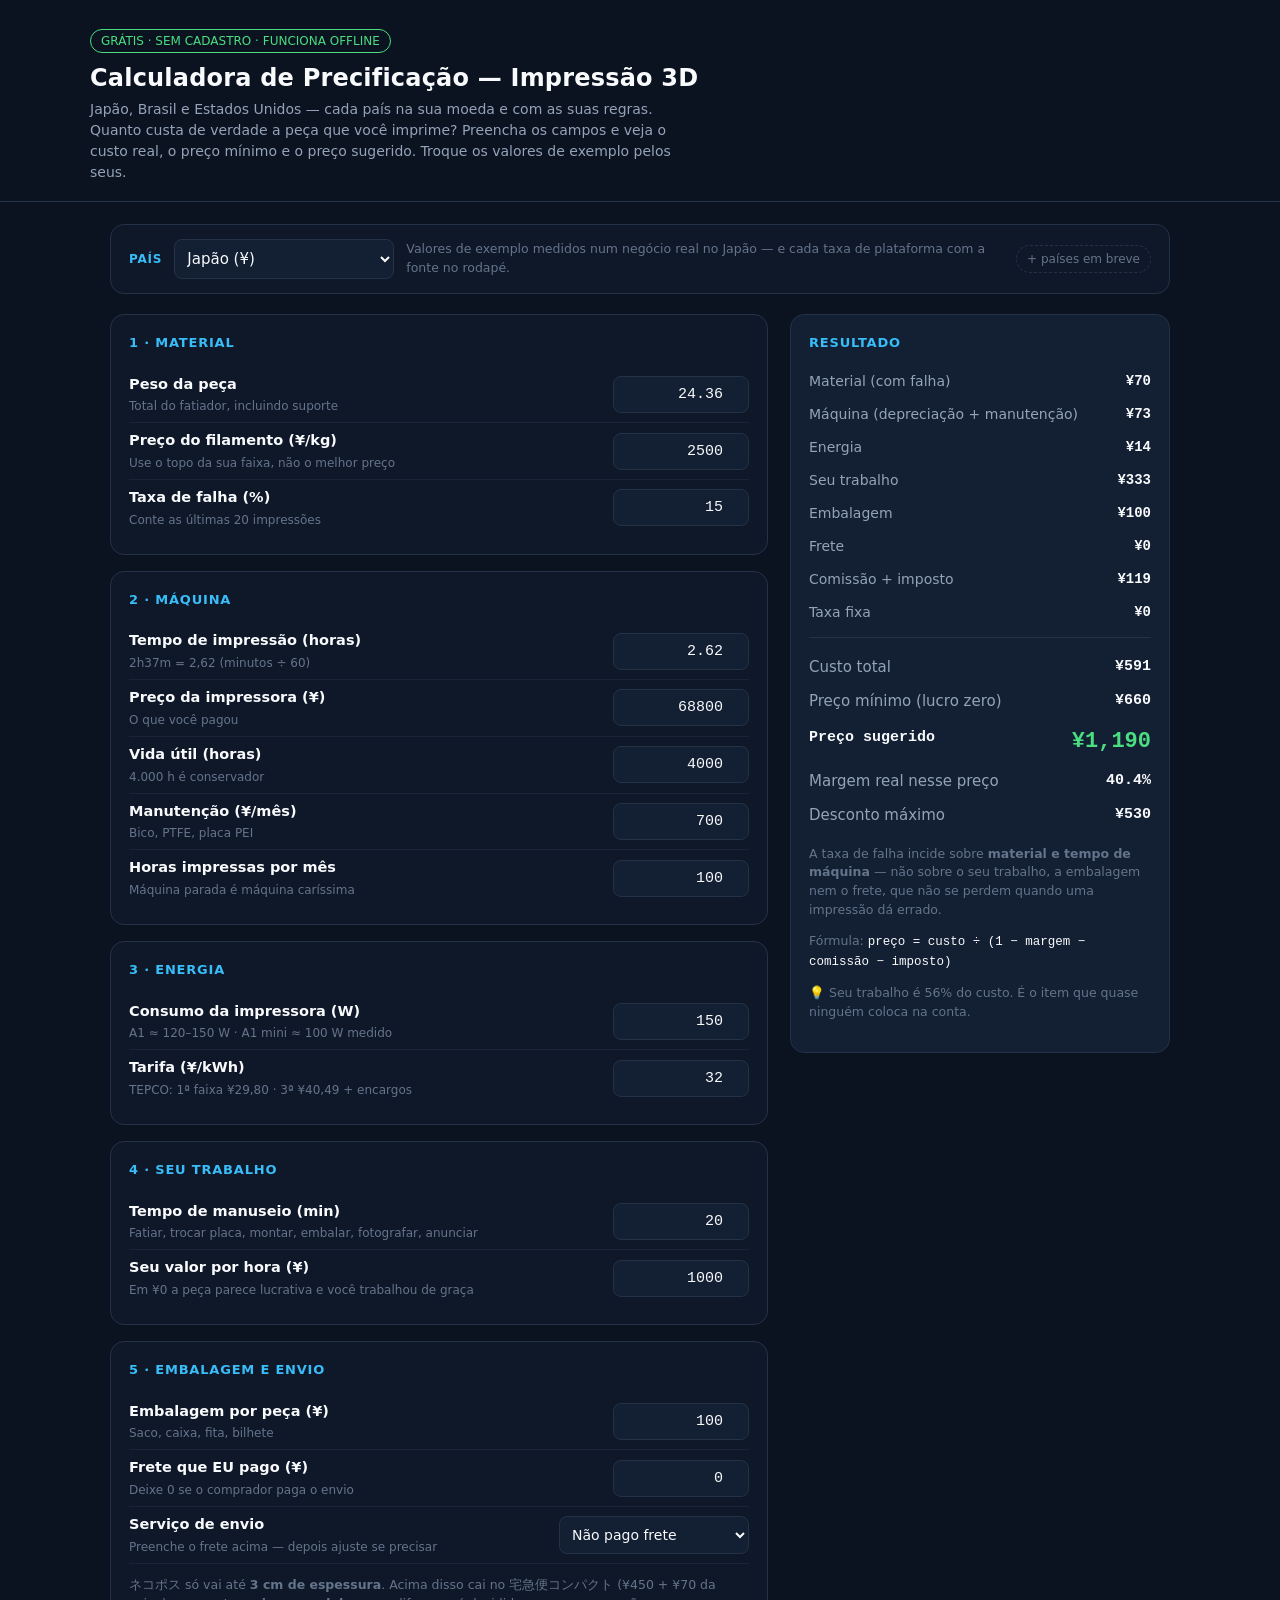
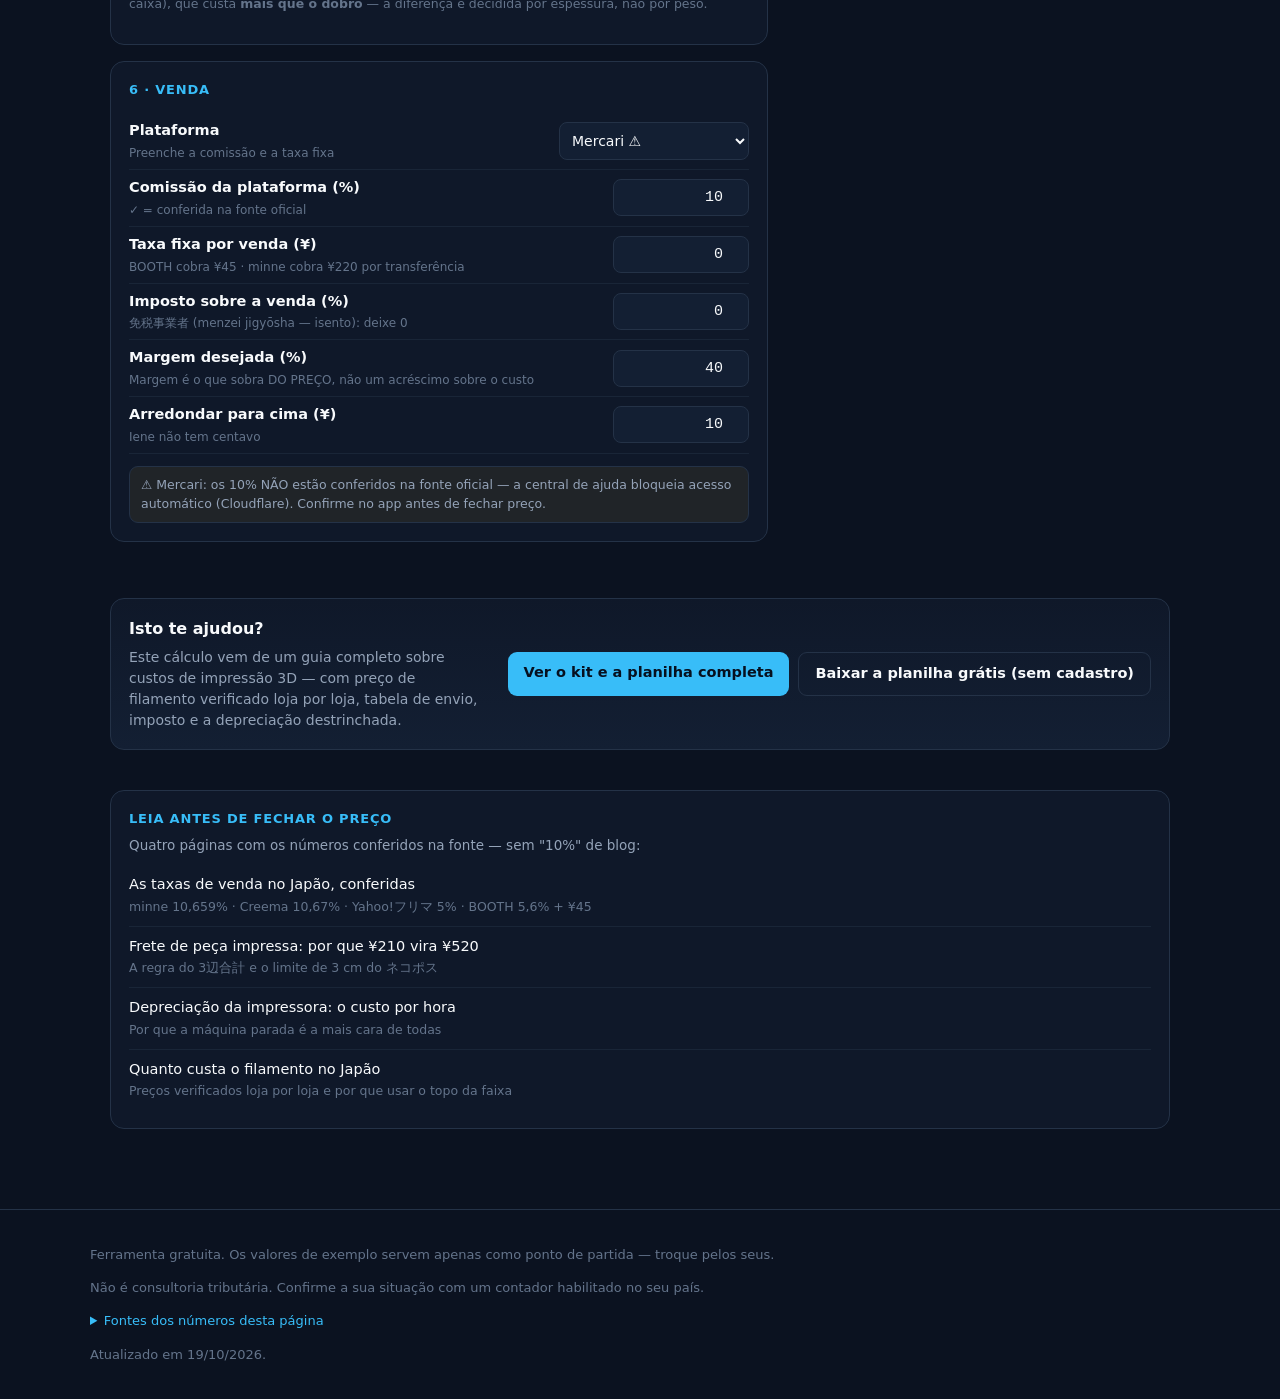
<file: index.html>
<!doctype html>
<html lang="pt-BR">
<head>
<meta charset="utf-8">
<meta name="viewport" content="width=device-width, initial-scale=1">
<title>Calculadora de Precificação — Impressão 3D no Japão, Brasil e EUA</title>
<meta name="description" content="Calculadora gratuita de custo e preço para impressão 3D no Japão, Brasil e Estados Unidos. Material, depreciação da máquina, energia, mão de obra, falha, embalagem, frete, comissão da plataforma e imposto — em iene, real ou dólar. Sem cadastro, funciona offline.">
<meta name="robots" content="index,follow">
<link rel="canonical" href="https://maicontsuda.github.io/calculadora-3d/">
<meta property="og:title" content="Calculadora de Precificação — Impressão 3D (Japão, Brasil e EUA)">
<meta property="og:description" content="Quanto custa de verdade a peça que você imprime? Calcule na moeda do seu país — com a fonte de cada taxa.">
<meta property="og:type" content="website">
<meta property="og:url" content="https://maicontsuda.github.io/calculadora-3d/">
<style>
  :root{
    --bg:#0b1220; --card:#0f1829; --card2:#131f33; --line:#243247;
    --txt:#f8fafc; --dim:#94a3b8; --dim2:#64748b;
    --accent:#38bdf8; --ok:#4ade80; --warn:#fbbf24; --bad:#f87171;
    --mono:ui-monospace,"Cascadia Mono",Consolas,monospace;
  }
  *{box-sizing:border-box}
  html{-webkit-text-size-adjust:100%}
  body{
    margin:0;background:var(--bg);color:var(--txt);
    font:16px/1.5 system-ui,-apple-system,"Segoe UI",Roboto,sans-serif;
  }
  header{padding:28px 20px 18px;border-bottom:1px solid var(--line)}
  header .inner{max-width:1100px;margin:0 auto}
  h1{margin:0 0 6px;font-size:24px;letter-spacing:.2px;line-height:1.25}
  .sub{margin:0;color:var(--dim);font-size:14px;max-width:66ch}
  .wrap{max-width:1100px;margin:0 auto;padding:22px 20px 80px;display:grid;gap:20px;grid-template-columns:minmax(0,1fr)}
  @media(min-width:900px){.cols{display:grid;grid-template-columns:1fr 380px;gap:22px;align-items:start}}
  .card{background:var(--card);border:1px solid var(--line);border-radius:14px;padding:18px;margin-bottom:16px}
  .card h2{margin:0 0 14px;font-size:13px;text-transform:uppercase;letter-spacing:.8px;color:var(--accent)}
  .row{display:grid;grid-template-columns:1fr 136px;gap:10px;align-items:center;padding:7px 0;border-bottom:1px solid rgba(36,50,71,.5)}
  .row:last-child{border-bottom:0}
  .row label{font-size:14px;color:var(--dim)}
  .row label b{color:var(--txt);font-weight:600;display:block;font-size:14.5px}
  .row label i{font-style:normal;font-size:12px;color:var(--dim2);display:block;margin-top:2px}
  .row.wide{grid-template-columns:1fr 190px}
  @media(max-width:520px){.row.wide{grid-template-columns:1fr 150px}}
  input[type=number]{
    width:100%;background:var(--card2);border:1px solid var(--line);border-radius:8px;
    color:var(--txt);font:15px var(--mono);padding:9px 10px;text-align:right;
  }
  input[type=number]:focus,select:focus{outline:2px solid var(--accent);outline-offset:-1px}
  select{
    width:100%;background:var(--card2);border:1px solid var(--line);border-radius:8px;
    color:var(--txt);font:14px system-ui,-apple-system,"Segoe UI",Roboto,sans-serif;padding:9px 8px;
  }
  .out{background:var(--card2);border:1px solid var(--line);border-radius:14px;padding:18px}
  .out.sticky{position:sticky;top:16px}
  /* A coluna do resultado se estica até o fim da grade — é isso que dá ao sticky
     espaço para deslizar sem cobrir o que vem depois. O CTA fica FORA da grade. */
  .cols > .aside{align-self:stretch}
  @media(min-width:900px){.out.sticky{max-height:calc(100vh - 32px);overflow:auto;scrollbar-width:thin}}
  @media(max-width:899px){.out.sticky{position:static}}
  .line{display:flex;justify-content:space-between;gap:12px;padding:6px 0;font-size:14px;color:var(--dim)}
  .line b{color:var(--txt);font-family:var(--mono);font-weight:600}
  .total{border-top:1px solid var(--line);margin-top:8px;padding-top:12px}
  .total .line{font-size:15px}
  .big{font-size:22px!important;color:var(--ok)!important}
  .big.piso{color:var(--warn)!important}
  .note{font-size:12.5px;color:var(--dim2);line-height:1.5;margin-top:12px}
  .aviso{font-size:12.5px;line-height:1.5;margin-top:12px;padding:9px 11px;border-radius:9px;
         border:1px solid var(--line);background:rgba(251,191,36,.07);color:var(--dim)}
  .aviso.hide{display:none}
  .cta{background:linear-gradient(180deg,#0f1829,#131f33);border:1px solid var(--line);border-radius:14px;padding:18px;margin-top:16px}
  .cta h3{margin:0 0 8px;font-size:16px}
  .cta p{margin:0 0 12px;font-size:14px;color:var(--dim)}
  .cta a{display:block;text-decoration:none;padding:11px 14px;border-radius:9px;font-weight:600;font-size:14.5px;text-align:center;margin-bottom:9px}
  .cta a.p{background:var(--accent);color:#06101f}
  .cta a.s{background:transparent;border:1px solid var(--line);color:var(--txt)}
  .cta.band{display:flex;flex-wrap:wrap;gap:18px;align-items:center;justify-content:space-between;margin-top:20px}
  .cta.band .txt{flex:1 1 340px;min-width:0}
  .cta.band .txt h3{margin:0 0 6px}
  .cta.band .txt p{margin:0}
  .cta.band .acoes{display:flex;gap:9px;flex-wrap:wrap;flex:1 1 auto;justify-content:flex-end}
  .cta.band .acoes a{display:inline-block;margin:0;padding:10px 16px;white-space:nowrap}
  @media(max-width:700px){.cta.band .acoes{justify-content:stretch}.cta.band .acoes a{flex:1 1 100%}}
  .badge{display:inline-block;font-size:12px;color:var(--ok);border:1px solid var(--ok);border-radius:999px;padding:2px 10px;margin-bottom:10px}
  footer{border-top:1px solid var(--line);padding:22px 20px;color:var(--dim2);font-size:13px}
  footer .inner{max-width:1100px;margin:0 auto}
  footer a{color:var(--dim)}
  .hide{display:none}
  .link-inline{color:var(--accent);text-decoration:none}
  .paises{display:flex;flex-wrap:wrap;gap:12px;align-items:center;background:var(--card);
          border:1px solid var(--line);border-radius:14px;padding:14px 18px}
  .paises label{font-size:12px;text-transform:uppercase;letter-spacing:.8px;color:var(--accent);font-weight:600}
  .paises select{width:auto;min-width:220px;font-size:15px}
  .paises .nota{font-size:12.5px;color:var(--dim2);flex:1 1 260px;min-width:0}
  .paises .em-breve{font-size:12px;color:var(--dim2);border:1px dashed var(--line);border-radius:999px;padding:4px 10px}
  @media(max-width:520px){.paises select{width:100%}.paises label{width:100%}}
  .links{background:var(--card);border:1px solid var(--line);border-radius:14px;padding:18px;margin-top:20px}
  .links h2{margin:0 0 6px;font-size:13px;text-transform:uppercase;letter-spacing:.8px;color:var(--accent)}
  .links p{margin:0 0 10px;font-size:13.5px;color:var(--dim)}
  .links a{display:block;padding:9px 0;border-bottom:1px solid rgba(36,50,71,.5);color:var(--txt);text-decoration:none;font-size:14.5px}
  .links a:last-child{border-bottom:0}
  .links a span{color:var(--dim2);font-size:12.5px;display:block;margin-top:2px}
  details{margin-top:14px;font-size:13px;color:var(--dim)}
  details summary{cursor:pointer;color:var(--accent);font-size:13px}
  details ul{margin:10px 0 0;padding-left:18px;line-height:1.7}
  details a{color:var(--dim)}
  .tese{font-size:12.5px;color:var(--dim2);margin-top:8px}
</style>
</head>
<body>

<header>
  <div class="inner">
    <span class="badge">GRÁTIS · SEM CADASTRO · FUNCIONA OFFLINE</span>
    <h1>Calculadora de Precificação — Impressão 3D</h1>
    <p class="sub">Japão, Brasil e Estados Unidos — cada país na sua moeda e com as suas regras. Quanto custa de verdade a peça que você imprime? Preencha os campos e veja o custo real, o preço mínimo e o preço sugerido. Troque os valores de exemplo pelos seus.</p>
  </div>
</header>

<div class="wrap">

  <div class="paises">
    <label for="pais">País</label>
    <select id="pais">
      <option value="jp">Japão (¥)</option>
      <option value="br">Brasil (R$)</option>
      <option value="us">Estados Unidos (US$)</option>
    </select>
    <span class="nota" id="pais_nota"></span>
    <span class="em-breve">+ países em breve</span>
  </div>

 <div class="cols">

  <div>
    <div class="card">
      <h2>1 · Material</h2>
      <div class="row"><label><b>Peso da peça</b><i>Total do fatiador, incluindo suporte</i></label><input type="number" id="peso" value="24.36" step="0.01" min="0"></div>
      <div class="row"><label><b>Preço do filamento (<span class="cur">¥</span>/kg)</b><i id="hint_filamento">Use o topo da sua faixa, não o melhor preço</i></label><input type="number" id="filamento" value="2500" step="10" min="0"></div>
      <div class="row"><label><b>Taxa de falha (%)</b><i>Conte as últimas 20 impressões</i></label><input type="number" id="falha" value="15" step="0.5" min="0" max="90"></div>
    </div>

    <div class="card">
      <h2>2 · Máquina</h2>
      <div class="row"><label><b>Tempo de impressão (horas)</b><i id="hint_tempo">2h37m = 2,62 (minutos ÷ 60)</i></label><input type="number" id="tempo" value="2.62" step="0.01" min="0"></div>
      <div class="row"><label><b>Preço da impressora (<span class="cur">¥</span>)</b><i>O que você pagou</i></label><input type="number" id="impressora" value="68800" step="100" min="1"></div>
      <div class="row"><label><b>Vida útil (horas)</b><i>4.000 h é conservador</i></label><input type="number" id="vida" value="4000" step="100" min="1"></div>
      <div class="row"><label><b>Manutenção (<span class="cur">¥</span>/mês)</b><i>Bico, PTFE, placa PEI</i></label><input type="number" id="manut" value="700" step="50" min="0"></div>
      <div class="row"><label><b>Horas impressas por mês</b><i>Máquina parada é máquina caríssima</i></label><input type="number" id="horasmes" value="100" step="10" min="1"></div>
    </div>

    <div class="card">
      <h2>3 · Energia</h2>
      <div class="row"><label><b>Consumo da impressora (W)</b><i>A1 ≈ 120–150 W · A1 mini ≈ 100 W medido</i></label><input type="number" id="watts" value="150" step="10" min="1"></div>
      <div class="row"><label><b>Tarifa (<span class="cur">¥</span>/kWh)</b><i id="hint_tarifa">TEPCO: 1ª faixa ¥29,80 · 3ª ¥40,49 + encargos</i></label><input type="number" id="tarifa" value="32" step="0.1" min="0.001"></div>
    </div>

    <div class="card">
      <h2>4 · Seu trabalho</h2>
      <div class="row"><label><b>Tempo de manuseio (min)</b><i>Fatiar, trocar placa, montar, embalar, fotografar, anunciar</i></label><input type="number" id="minutos" value="20" step="1" min="0"></div>
      <div class="row"><label><b>Seu valor por hora (<span class="cur">¥</span>)</b><i id="hint_hora">Em ¥0 a peça parece lucrativa e você trabalhou de graça</i></label><input type="number" id="hora" value="1000" step="100" min="0"></div>
    </div>

    <div class="card">
      <h2>5 · Embalagem e envio</h2>
      <div class="row"><label><b>Embalagem por peça (<span class="cur">¥</span>)</b><i>Saco, caixa, fita, bilhete</i></label><input type="number" id="embalagem" value="100" step="10" min="0"></div>
      <div class="row"><label><b>Frete que EU pago (<span class="cur">¥</span>)</b><i>Deixe 0 se o comprador paga o envio</i></label><input type="number" id="frete" value="0" step="10" min="0"></div>
      <div class="row wide" id="row_envio"><label><b>Serviço de envio</b><i>Preenche o frete acima — depois ajuste se precisar</i></label>
        <select id="envio">
          <option value="0">Não pago frete</option>
          <option value="210">ネコポス ¥210</option>
          <option value="520">コンパクト ¥520</option>
          <option value="750">メルカリ便 60 ¥750</option>
          <option value="850">メルカリ便 80 ¥850</option>
          <option value="1050">メルカリ便 100 ¥1.050</option>
          <option value="1200">メルカリ便 120 ¥1.200</option>
          <option value="1450">メルカリ便 140 ¥1.450</option>
          <option value="1700">メルカリ便 160 ¥1.700</option>
          <option value="manual">Outro valor</option>
        </select>
      </div>
      <p class="note" id="envio_nota">ネコポス só vai até <b>3 cm de espessura</b>. Acima disso cai no 宅急便コンパクト (¥450 + ¥70 da caixa), que custa <b>mais que o dobro</b> — a diferença é decidida por espessura, não por peso.</p>
    </div>

    <div class="card">
      <h2>6 · Venda</h2>
      <div class="row wide"><label><b>Plataforma</b><i>Preenche a comissão e a taxa fixa</i></label>
        <select id="plataforma">
          <option value="mercari" selected>Mercari ⚠</option>
          <option value="minne">minne ✓</option>
          <option value="creema">Creema ✓</option>
          <option value="yahoo">Yahoo!フリマ ✓</option>
          <option value="booth">BOOTH ✓</option>
          <option value="direto">Venda direta</option>
          <option value="outro">Outra</option>
        </select>
      </div>
      <div class="row"><label><b>Comissão da plataforma (%)</b><i>✓ = conferida na fonte oficial</i></label><input type="number" id="comissao" value="10" step="0.001" min="0" max="60"></div>
      <div class="row"><label><b>Taxa fixa por venda (<span class="cur">¥</span>)</b><i>BOOTH cobra ¥45 · minne cobra ¥220 por transferência</i></label><input type="number" id="fixo" value="0" step="5" min="0"></div>
      <div class="row"><label><b>Imposto sobre a venda (%)</b><i id="hint_imposto">免税事業者 (menzei jigyōsha — isento): deixe 0</i></label><input type="number" id="imposto" value="0" step="0.5" min="0" max="60"></div>
      <div class="row"><label><b>Margem desejada (%)</b><i>Margem é o que sobra DO PREÇO, não um acréscimo sobre o custo</i></label><input type="number" id="margem" value="40" step="1" min="0" max="90"></div>
      <div class="row"><label><b>Arredondar para cima (<span class="cur">¥</span>)</b><i id="hint_arred">Iene não tem centavo</i></label><input type="number" id="arred" value="10" step="10" min="0.01"></div>
      <div class="aviso" id="o_aviso"></div>
    </div>
  </div>

  <div class="aside">
    <div class="out sticky">
      <h2 style="margin:0 0 12px;font-size:13px;text-transform:uppercase;letter-spacing:.8px;color:var(--accent)">Resultado</h2>

      <div class="line"><span>Material (com falha)</span><b id="o_mat">—</b></div>
      <div class="line"><span>Máquina (depreciação + manutenção)</span><b id="o_maq">—</b></div>
      <div class="line"><span>Energia</span><b id="o_ene">—</b></div>
      <div class="line"><span>Seu trabalho</span><b id="o_tra">—</b></div>
      <div class="line"><span>Embalagem</span><b id="o_emb">—</b></div>
      <div class="line"><span>Frete</span><b id="o_frete">—</b></div>
      <div class="line"><span>Comissão + imposto</span><b id="o_com">—</b></div>
      <div class="line"><span>Taxa fixa</span><b id="o_fixo">—</b></div>

      <div class="total">
        <div class="line"><span>Custo total</span><b id="o_custo">—</b></div>
        <div class="line"><span>Preço mínimo (lucro zero)</span><b id="o_piso">—</b></div>
        <div class="line"><span><b style="color:var(--txt)">Preço sugerido</b></span><b class="big" id="o_preco">—</b></div>
        <div class="line"><span>Margem real nesse preço</span><b id="o_marg">—</b></div>
        <div class="line"><span>Desconto máximo</span><b id="o_desc">—</b></div>
      </div>

      <p class="note">A taxa de falha incide sobre <b>material e tempo de máquina</b> — não sobre o seu trabalho, a embalagem nem o frete, que não se perdem quando uma impressão dá errado.</p>
      <p class="note">Fórmula: <span style="font-family:var(--mono);color:var(--txt)">preço = custo ÷ (1 − margem − comissão − imposto)</span></p>
      <p class="note" id="o_frac"></p>
    </div>
  </div>

 </div>

 <div class="cta band">
   <div class="txt">
     <h3>Isto te ajudou?</h3>
     <p>Este cálculo vem de um guia completo sobre custos de impressão 3D — com preço de filamento verificado loja por loja, tabela de envio, imposto e a depreciação destrinchada.</p>
   </div>
   <div class="acoes">
     <a class="p" href="https://ko-fi.com/s/ee352d758c" target="_blank" rel="noopener">Ver o kit e a planilha completa</a>
     <a class="s" href="https://ko-fi.com/s/bf6c8da10f" target="_blank" rel="noopener">Baixar a planilha grátis (sem cadastro)</a>
   </div>
 </div>

 <div class="links">
   <h2>Leia antes de fechar o preço</h2>
   <p id="links_nota">Quatro páginas com os números conferidos na fonte — sem "10%" de blog:</p>
   <a href="guia/taxas-de-venda.html">As taxas de venda no Japão, conferidas <span>minne 10,659% · Creema 10,67% · Yahoo!フリマ 5% · BOOTH 5,6% + ¥45</span></a>
   <a href="guia/frete-de-peca-impressa.html">Frete de peça impressa: por que ¥210 vira ¥520 <span>A regra do 3辺合計 e o limite de 3 cm do ネコポス</span></a>
   <a href="guia/depreciacao-da-impressora.html">Depreciação da impressora: o custo por hora <span>Por que a máquina parada é a mais cara de todas</span></a>
   <a href="guia/filamento-no-japao.html">Quanto custa o filamento no Japão <span>Preços verificados loja por loja e por que usar o topo da faixa</span></a>
 </div>
</div>

<footer>
  <div class="inner">
    <p>Ferramenta gratuita. Os valores de exemplo servem apenas como ponto de partida — troque pelos seus.</p>
    <p>Não é consultoria tributária. Confirme a sua situação com um contador habilitado no seu país.</p>
    <details>
      <summary>Fontes dos números desta página</summary>
      <p class="tese">A calculadora troca de país — e troca de fontes. Abaixo, o que está conferido (✓) e o que é ponto de partida (🟡).</p>

      <ul id="fontes-jp">
        <li><b>minne — 10,659%</b> sobre obra + opções + frete: <a href="https://help.minne.com/hc/ja/articles/10456545234451" target="_blank" rel="noopener">help.minne.com</a> ✓</li>
        <li><b>Creema — 10,67%</b> sobre obra + opções + embrulho + frete: <a href="https://www.creema.jp/page/creator/getting-started" target="_blank" rel="noopener">creema.jp</a> ✓</li>
        <li><b>Yahoo!フリマ — 5%</b>: <a href="https://www.lycorp.co.jp/ja/news/release/020426/" target="_blank" rel="noopener">press release da LINEヤフー (19/05/2026)</a> ✓</li>
        <li><b>BOOTH — 5,6% + ¥45</b>: <a href="https://booth.pixiv.help/hc/ja/articles/115004576874" target="_blank" rel="noopener">BOOTHヘルプセンター</a> ✓</li>
        <li><b>Mercari — 10% ⚠ não confirmado</b>: a página oficial responde 403 (Cloudflare). Confirme no app</li>
        <li><b>らくらくメルカリ便 — tabela de frete</b>: <a href="https://support.mercari-shops.com/hc/ja/articles/4406910093593" target="_blank" rel="noopener">メルカリShops ガイド</a> (ressalva: tabela do Mercari Shops)</li>
        <li><b>Tamanhos 宅急便 (3辺合計)</b>: <a href="https://www.kuronekoyamato.co.jp/ytc/customer/send/search/payment/size/" target="_blank" rel="noopener">Yamato</a></li>
        <li><b>Filamento, máquina, manutenção, energia e mão de obra</b>: medidos e conferidos pelo autor no Japão (ver <span class="mono">produtos/../negocio/precificacao/PARAMETROS.md</span>) ✓</li>
        <li><b>Exercício de referência</b> (chega a ¥1.190): exemplo do capítulo 9 do livro de precificação do autor</li>
      </ul>

      <ul id="fontes-br" class="hide">
        <li><b>Shopee — taxa fixa de R$ 4,50 por item</b> (itens até R$ 79,99, desde 01/10/2026): <a href="https://seller.shopee.com.br/edu/article/18483/como-funciona-a-politica-de-comissao-para-vendedores-da-shopee" target="_blank" rel="noopener">Central de Educação do Vendedor Shopee</a> ✓</li>
        <li><b>Mercado Livre, Elo7 e o percentual da Shopee</b>: ⚠ <b>não verificados</b> — variam por categoria e tipo de anúncio. Confira na sua conta e digite a taxa; os valores da calculadora são só exemplo</li>
        <li><b>Filamento, impressora, manutenção, mão de obra, embalagem e energia</b>: 🟡 <b>ponto de partida</b>, não cotação. Use o preço do seu rolo, da sua conta de luz e o valor da sua hora</li>
        <li><b>Frete</b>: varia por CEP e por peso cúbico — cote no site dos Correios ou na plataforma de venda</li>
        <li><b>Imposto</b>: MEI paga DAS fixo mensal (não é percentual); Simples Nacional é percentual. Não é consultoria — confirme com contador</li>
        <li><b>Fórmula</b>: a mesma do livro (capítulo 9), agora em reais</li>
      </ul>

      <ul id="fontes-us" class="hide">
        <li><b>Energia — 18,31 ¢/kWh</b> (média residencial dos EUA, jul/2026): <a href="https://www.eia.gov/electricity/monthly/epm_table_grapher.php?t=epmt_5_6_a" target="_blank" rel="noopener">EIA — Electric Power Monthly, Table 5.6.A</a> ✓</li>
        <li><b>Etsy, Mercari US e eBay</b>: ⚠ <b>não verificados</b> — as centrais de ajuda bloqueiam acesso automático. Os valores (Etsy ≈ 9,5% + US$ 0,45; Mercari 10%; eBay ≈ 13,6% + US$ 0,30) são exemplo: confira e ajuste</li>
        <li><b>Filamento, impressora, manutenção, mão de obra e embalagem</b>: 🟡 <b>ponto de partida</b>, não cotação</li>
        <li><b>Sales tax</b>: varia por estado e, em marketplace, costuma ser recolhido pela plataforma. Deixe 0 se já estiver no preço</li>
        <li><b>Frete</b>: varia por zona e peso; peso dimensional só entra em caixas grandes. Cote no USPS ou na plataforma</li>
        <li><b>Fórmula</b>: a mesma do livro (capítulo 9), agora em dólar</li>
      </ul>
    </details>
    <p style="margin-top:14px">Atualizado em 19/10/2026.</p>
  </div>
</footer>

<script>
(function(){
  var ids = ["peso","filamento","falha","tempo","impressora","vida","manut","horasmes",
             "watts","tarifa","minutos","hora","embalagem","frete","envio","plataforma",
             "comissao","fixo","imposto","margem","arred","pais"];
  var el = {};
  ids.forEach(function(i){ el[i] = document.getElementById(i); });

  // ---------------------------------------------------------------- países
  // Para acrescentar um país: copie um bloco, ajuste defaults/plataformas/envios,
  // crie a <option> no <select id="pais"> e um <ul id="fontes-XX"> no rodapé.
  var PAISES = {
    jp: {
      nome: "Japão", moeda: "¥", cod: "JPY", passoArred: 10, stepTarifa: 0.1,
      plataformaPadrao: "mercari", envioPadrao: "0",
      nota: "Valores de exemplo medidos num negócio real no Japão — e cada taxa de plataforma com a fonte no rodapé.",
      defaults: { peso:24.36, filamento:2500, falha:15, tempo:2.62, impressora:68800,
                  vida:4000, manut:700, horasmes:100, watts:150, tarifa:32,
                  minutos:20, hora:1000, embalagem:100, frete:0,
                  comissao:10, fixo:0, imposto:0, margem:40, arred:10 },
      hints: {
        filamento: "Use o topo da sua faixa, não o melhor preço",
        tempo: "2h37m = 2,62 (minutos ÷ 60)",
        tarifa: "TEPCO: 1ª faixa ¥29,80 · 3ª ¥40,49 + encargos",
        imposto: "免税事業者 (menzei jigyōsha — isento): deixe 0",
        arred: "Iene não tem centavo",
        hora: "Em ¥0 a peça parece lucrativa e você trabalhou de graça"
      },
      notaEnvio: "ネコポス só vai até <b>3 cm de espessura</b>. Acima disso cai no 宅急便コンパクト (¥450 + ¥70 da caixa), que custa <b>mais que o dobro</b> — a diferença é decidida por espessura, não por peso.",
      linksNota: "Quatro páginas com os números conferidos na fonte — sem \"10%\" de blog:",
      plataformas: [
        { id:"mercari", nome:"Mercari ⚠", c:10, f:0, nota:"⚠ Mercari: os 10% NÃO estão conferidos na fonte oficial — a central de ajuda bloqueia acesso automático (Cloudflare). Confirme no app antes de fechar preço." },
        { id:"minne", nome:"minne ✓", c:10.659, f:0, nota:"minne: 10,659% sobre obra + opções + frete. O +¥220 de transferência é por remessa. Fonte: help.minne.com." },
        { id:"creema", nome:"Creema ✓", c:10.67, f:0, nota:"Creema: 10,67% sobre obra + opções + embrulho + frete. Fonte: creema.jp." },
        { id:"yahoo", nome:"Yahoo!フリマ ✓", c:5, f:0, nota:"Yahoo!フリマ: 5% (release da LINEヤフー, 19/05/2026). A campanha de 90 dias a 0% tem condição." },
        { id:"booth", nome:"BOOTH ✓", c:5.6, f:45, nota:"BOOTH: (preço + frete) × 5,6% + ¥45 por venda. Fonte: BOOTHヘルプセンター." },
        { id:"direto", nome:"Venda direta", c:0, f:0, nota:"" },
        { id:"outro", nome:"Outra", c:null, f:null, nota:"" }
      ],
      envios: [
        { v:"0", t:"Não pago frete" },
        { v:"210", t:"ネコポス ¥210" },
        { v:"520", t:"コンパクト ¥520" },
        { v:"750", t:"メルカリ便 60 ¥750" },
        { v:"850", t:"メルカリ便 80 ¥850" },
        { v:"1050", t:"メルカリ便 100 ¥1.050" },
        { v:"1200", t:"メルカリ便 120 ¥1.200" },
        { v:"1450", t:"メルカリ便 140 ¥1.450" },
        { v:"1700", t:"メルカリ便 160 ¥1.700" },
        { v:"manual", t:"Outro valor" }
      ]
    },

    br: {
      nome: "Brasil", moeda: "R$", cod: "BRL", passoArred: 1, stepTarifa: 0.01,
      plataformaPadrao: "direto", envioPadrao: "0",
      nota: "Padrões do Brasil são ponto de partida (🟡). A comissão você digita: as taxas variam por categoria e por tipo de anúncio.",
      defaults: { peso:30, filamento:120, falha:15, tempo:3, impressora:4500,
                  vida:4000, manut:150, horasmes:80, watts:150, tarifa:0.95,
                  minutos:25, hora:30, embalagem:8, frete:0,
                  comissao:0, fixo:0, imposto:0, margem:40, arred:1 },
      hints: {
        filamento: "Use o preço do seu rolo no topo da faixa",
        tempo: "3h = 3,00 (minutos ÷ 60)",
        tarifa: "Use a tarifa da sua conta de luz (R$/kWh)",
        imposto: "MEI paga DAS fixo; Simples é percentual. Confirme com contador",
        arred: "Real tem centavo — arredondar para cima",
        hora: "Em R$0 a peça parece lucrativa e você trabalhou de graça"
      },
      notaEnvio: "No Brasil o frete é por CEP e por <b>peso cúbico</b>: (comprimento × largura × altura) ÷ 6.000. Peça leve e volumosa paga pelo volume — <b>meça a caixa pronta</b>, não a peça. Cote no site dos Correios ou na plataforma.",
      linksNota: "Os guias aprofundados abaixo são sobre o <b>Japão</b>. Brasil e EUA estão em produção.",
      plataformas: [
        { id:"direto", nome:"Venda direta (0%)", c:0, f:0, nota:"" },
        { id:"mercadolivre", nome:"Mercado Livre ⚠", c:14, f:0, nota:"⚠ Mercado Livre: a taxa varia por categoria e por tipo de anúncio (Clássico/Premium). Os 14% NÃO foram conferidos na fonte oficial — confira na sua conta e ajuste." },
        { id:"shopee", nome:"Shopee ⚠", c:14, f:4.5, nota:"Shopee: a taxa fixa de R$ 4,50 por item (até R$ 79,99) é oficial desde 01/10/2026. O percentual NÃO foi conferido — confira na Central do Vendedor." },
        { id:"elo7", nome:"Elo7 ⚠", c:12, f:0, nota:"⚠ Elo7: taxa não conferida na fonte oficial. Confira antes de usar." },
        { id:"outro", nome:"Outra", c:null, f:null, nota:"" }
      ],
      envios: []
    },

    us: {
      nome: "Estados Unidos", moeda: "US$", cod: "USD", passoArred: 1, stepTarifa: 0.001,
      plataformaPadrao: "direto", envioPadrao: "0",
      nota: "A energia já vem com a média oficial da EIA. As taxas de plataforma estão marcadas ⚠: confira e ajuste na sua conta.",
      defaults: { peso:30, filamento:25, falha:15, tempo:3, impressora:400,
                  vida:4000, manut:10, horasmes:80, watts:150, tarifa:0.183,
                  minutos:25, hora:25, embalagem:3, frete:0,
                  comissao:0, fixo:0, imposto:0, margem:40, arred:1 },
      hints: {
        filamento: "Use o preço do seu rolo no topo da faixa",
        tempo: "3h = 3,00 (minutos ÷ 60)",
        tarifa: "Média residencial EUA: 18,31 ¢/kWh (EIA, jul/2026)",
        imposto: "Sales tax varia por estado; marketplace costuma recolher. Deixe 0 se já estiver no preço",
        arred: "Dólar tem centavo — arredondar para cima",
        hora: "Em US$0 a peça parece lucrativa e você trabalhou de graça"
      },
      notaEnvio: "Nos EUA o frete varia por zona e peso. O <b>peso dimensional</b> só entra em caixas grandes (acima de ~1 pé cúbico no Priority Mail) — em peça pequena, vale o peso real. Cote no USPS ou na plataforma.",
      linksNota: "Os guias aprofundados abaixo são sobre o <b>Japão</b>. Brasil e EUA estão em produção.",
      plataformas: [
        { id:"direto", nome:"Venda direta (0%)", c:0, f:0, nota:"" },
        { id:"etsy", nome:"Etsy ⚠", c:9.5, f:0.45, nota:"Etsy: soma de transação (6,5%) + processamento (3% + US$ 0,25) + listagem (US$ 0,20). ⚠ Não conferido na fonte oficial (bloqueio anti-bot) — confira e ajuste." },
        { id:"mercari", nome:"Mercari US ⚠", c:10, f:0, nota:"⚠ Mercari (EUA): taxa não conferida na fonte oficial. Confira na central de ajuda." },
        { id:"ebay", nome:"eBay ⚠", c:13.6, f:0.3, nota:"eBay: ~13,6% na maioria das categorias + US$ 0,30. ⚠ Não conferido — o site bloqueia acesso automático." },
        { id:"outro", nome:"Outra", c:null, f:null, nota:"" }
      ],
      envios: []
    }
  };

  var paisAtual = "jp";
  var memoria = {};   // guarda os valores digitados em cada país

  function n(i){ var v = parseFloat(el[i].value); return isFinite(v) ? v : 0; }
  function txt(id, s){ var e = document.getElementById(id); if (e) e.textContent = s; }
  function html(id, s){ var e = document.getElementById(id); if (e) e.innerHTML = s; }

  function fmt(v){
    if (!isFinite(v)) return "—";
    var cod = PAISES[paisAtual].cod;
    if (cod === "JPY") return "¥" + Math.round(v).toLocaleString("ja-JP");
    // página em português: real e dólar com a mesma convenção de número (1.190,00)
    var s = v.toLocaleString("pt-BR", { minimumFractionDigits:2, maximumFractionDigits:2 });
    return (cod === "BRL" ? "R$ " : "US$ ") + s;
  }

  function acharPlataforma(){
    var lista = PAISES[paisAtual].plataformas;
    for (var i = 0; i < lista.length; i++) {
      if (lista[i].id === el.plataforma.value) return lista[i];
    }
    return null;
  }

  function aviso(){
    var pl = acharPlataforma();
    var box = document.getElementById("o_aviso");
    box.textContent = pl && pl.nota ? pl.nota : "";
    box.className = "aviso" + (pl && pl.nota ? "" : " hide");
  }

  function preset(){
    var pl = acharPlataforma();
    if (pl && pl.c !== null) { el.comissao.value = String(pl.c); el.fixo.value = String(pl.f); }
    aviso();
    calc();
  }

  function envio(){
    var v = el.envio.value;
    if (v !== "manual" && v !== "") el.frete.value = v;
    calc();
  }

  function montarPlataformas(P, selecionada){
    var s = el.plataforma;
    if ("innerHTML" in s) {
      var partes = [];
      for (var i = 0; i < P.plataformas.length; i++) {
        partes.push('<option value="' + P.plataformas[i].id + '">' + P.plataformas[i].nome + '</option>');
      }
      s.innerHTML = partes.join("");
    }
    s.value = selecionada || P.plataformas[0].id;
  }

  function montarEnvios(P, selecionado){
    var s = el.envio;
    if ("innerHTML" in s) {
      var partes = [];
      for (var i = 0; i < P.envios.length; i++) {
        partes.push('<option value="' + P.envios[i].v + '">' + P.envios[i].t + '</option>');
      }
      s.innerHTML = partes.join("");
    }
    if (P.envios.length) s.value = selecionado || P.envios[0].v;
    var linha = document.getElementById("row_envio");
    if (linha) linha.className = P.envios.length ? "row wide" : "row wide hide";
  }

  function atualizarMoeda(){
    var moeda = PAISES[paisAtual].moeda;
    var lista = document.getElementsByClassName ? document.getElementsByClassName("cur") : [];
    for (var i = 0; i < lista.length; i++) lista[i].textContent = moeda;
  }

  function atualizarTextos(P){
    txt("hint_filamento", P.hints.filamento);
    txt("hint_tempo", P.hints.tempo);
    txt("hint_tarifa", P.hints.tarifa);
    txt("hint_imposto", P.hints.imposto);
    txt("hint_arred", P.hints.arred);
    txt("hint_hora", P.hints.hora);
    html("envio_nota", P.notaEnvio);
    html("links_nota", P.linksNota);
    txt("pais_nota", P.nota);
    ["jp","br","us"].forEach(function(c){
      var ul = document.getElementById("fontes-" + c);
      if (ul) ul.className = (c === paisAtual) ? "" : "hide";
    });
  }

  function salvarEstado(){
    var st = {};
    ids.forEach(function(k){ if (k !== "pais") st[k] = el[k].value; });
    memoria[paisAtual] = st;
  }

  function montarPais(code, restaurar){
    if (!PAISES[code]) code = "jp";
    paisAtual = code;
    var P = PAISES[code];
    var st = (restaurar && memoria[code]) ? memoria[code] : P.defaults;

    for (var k in P.defaults) {
      if (st[k] !== undefined && el[k]) el[k].value = String(st[k]);
    }
    el.arred.step = P.passoArred;
    el.tarifa.step = P.stepTarifa;
    montarPlataformas(P, st.plataforma || P.plataformaPadrao);
    montarEnvios(P, st.envio || P.envioPadrao);
    atualizarMoeda();
    atualizarTextos(P);
    aviso();
    calc();
  }

  function calc(){
    var falha = Math.max(0, n("falha")/100);

    // material
    var material = (n("peso")/1000) * n("filamento");
    var materialF = material * (1 + falha);

    // maquina: depreciacao + manutencao diluida nas horas do mes
    var depHora = n("impressora") / Math.max(1, n("vida"));
    var manutHora = n("manut") / Math.max(1, n("horasmes"));
    var maquina = n("tempo") * (depHora + manutHora);
    var maquinaF = maquina * (1 + falha);

    // energia
    var energia = n("tempo") * (n("watts")/1000) * n("tarifa");
    var energiaF = energia * (1 + falha);

    // trabalho, embalagem, frete e taxa fixa — nao recebem falha
    var trabalho = (n("minutos")/60) * n("hora");
    var embalagem = n("embalagem");
    var frete = n("frete");
    var fixo = n("fixo");

    var custo = materialF + maquinaF + energiaF + trabalho + embalagem + frete + fixo;

    var com = Math.min(0.9, Math.max(0, n("comissao")/100));
    var imp = Math.min(0.9, Math.max(0, n("imposto")/100));
    var mar = Math.min(0.9, Math.max(0, n("margem")/100));

    var denPiso = 1 - com - imp;
    var piso = denPiso > 0 ? custo / denPiso : NaN;

    var den = 1 - mar - com - imp;
    var bruto = den > 0 ? custo / den : NaN;
    var passo = Math.max(0.01, n("arred"));
    var preco = isFinite(bruto) ? Math.ceil(bruto/passo - 1e-9)*passo : NaN;
    var pisoR = isFinite(piso) ? Math.ceil(piso/passo - 1e-9)*passo : NaN;

    var comissaoYen = isFinite(preco) ? preco * (com + imp) : NaN;

    var out = {
      o_mat: fmt(materialF), o_maq: fmt(maquinaF), o_ene: fmt(energiaF),
      o_tra: fmt(trabalho), o_emb: fmt(embalagem), o_frete: fmt(frete),
      o_fixo: fmt(fixo), o_custo: fmt(custo)
    };
    Object.keys(out).forEach(function(k){ document.getElementById(k).textContent = out[k]; });

    document.getElementById("o_piso").textContent = isFinite(pisoR) ? fmt(pisoR) : "—";

    var precoEl = document.getElementById("o_preco");
    precoEl.textContent = isFinite(preco) ? fmt(preco) : "—";
    precoEl.className = "big" + (isFinite(preco) ? "" : " piso");

    document.getElementById("o_com").textContent = isFinite(comissaoYen) ? fmt(comissaoYen) : "—";

    var marg = isFinite(preco) && preco > 0 ? (preco*(1-com-imp) - custo)/preco : NaN;
    document.getElementById("o_marg").textContent = isFinite(marg) ? (marg*100).toFixed(1) + "%" : "—";

    var desc = (isFinite(preco) && isFinite(pisoR)) ? preco - pisoR : NaN;
    document.getElementById("o_desc").textContent = isFinite(desc) ? fmt(desc) : "—";

    // se o denominador estourou, explica em vez de mostrar travessao
    var frac = document.getElementById("o_frac");
    if (!(den > 0)) {
      frac.textContent = "⚠️ Margem + comissão + imposto passam de 100%. Não existe preço que feche essa conta — reduza a margem ou as taxas.";
    } else if (isFinite(preco) && frete/preco > 0.20) {
      frac.textContent = "💡 O frete é " + Math.round(frete/preco*100) + "% do preço. Acima de 20% a peça viaja caro: reduza a caixa antes de reduzir a margem.";
    } else if (custo > 0 && trabalho/custo > 0.45) {
      frac.textContent = "💡 Seu trabalho é " + Math.round(trabalho/custo*100) + "% do custo. É o item que quase ninguém coloca na conta.";
    } else {
      frac.textContent = "";
    }
  }

  ids.forEach(function(i){
    el[i].addEventListener("input", function(){
      if (i === "plataforma" || i === "envio" || i === "pais") return;
      calc();
    });
    el[i].addEventListener("change", function(){
      if (i === "pais") return;
      calc();
    });
  });
  el.plataforma.addEventListener("change", preset);
  el.envio.addEventListener("change", envio);
  el.pais.addEventListener("change", function(){
    salvarEstado();
    montarPais(el.pais.value, true);
  });

  // inicio: respeita o país que o HTML marcar como selecionado (ou Japão)
  var inicial = PAISES[el.pais.value] ? el.pais.value : "jp";
  el.pais.value = inicial;
  montarPais(inicial, false);
})();
</script>
</body>
</html>
</file>
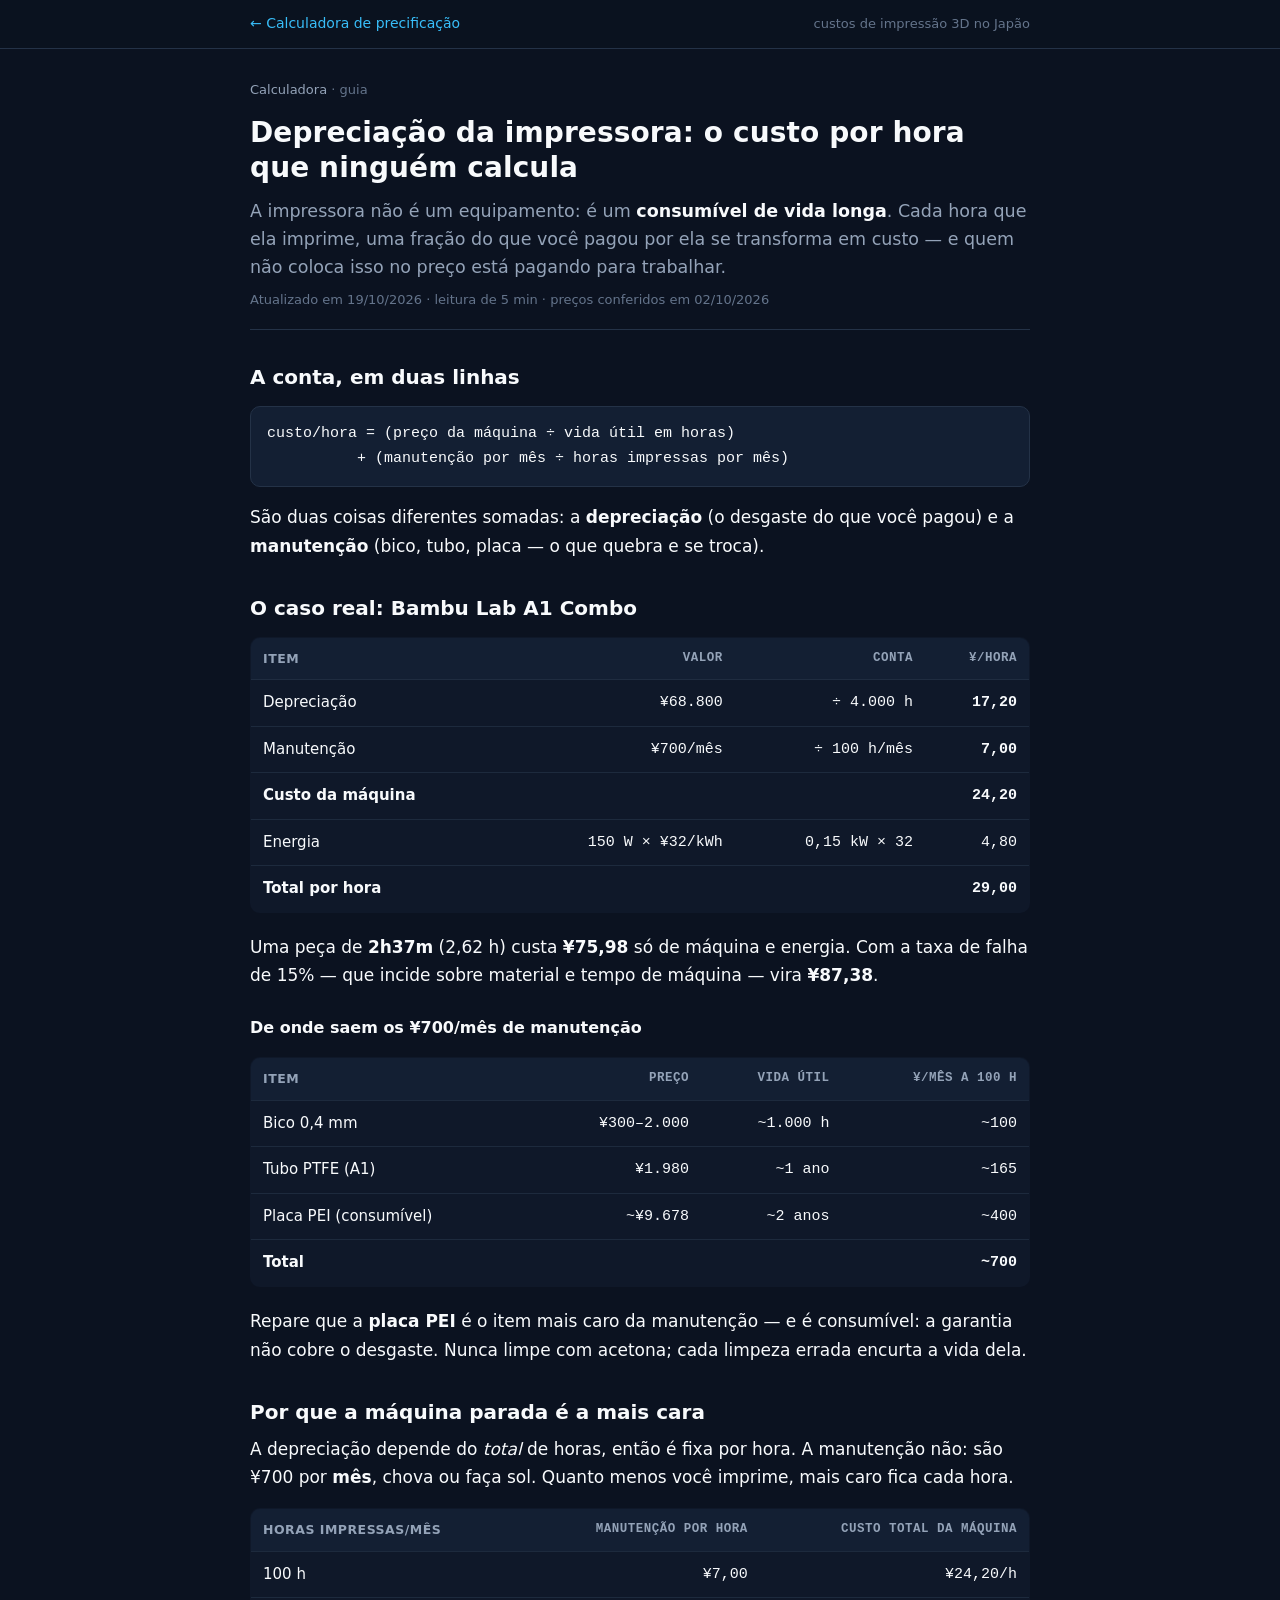
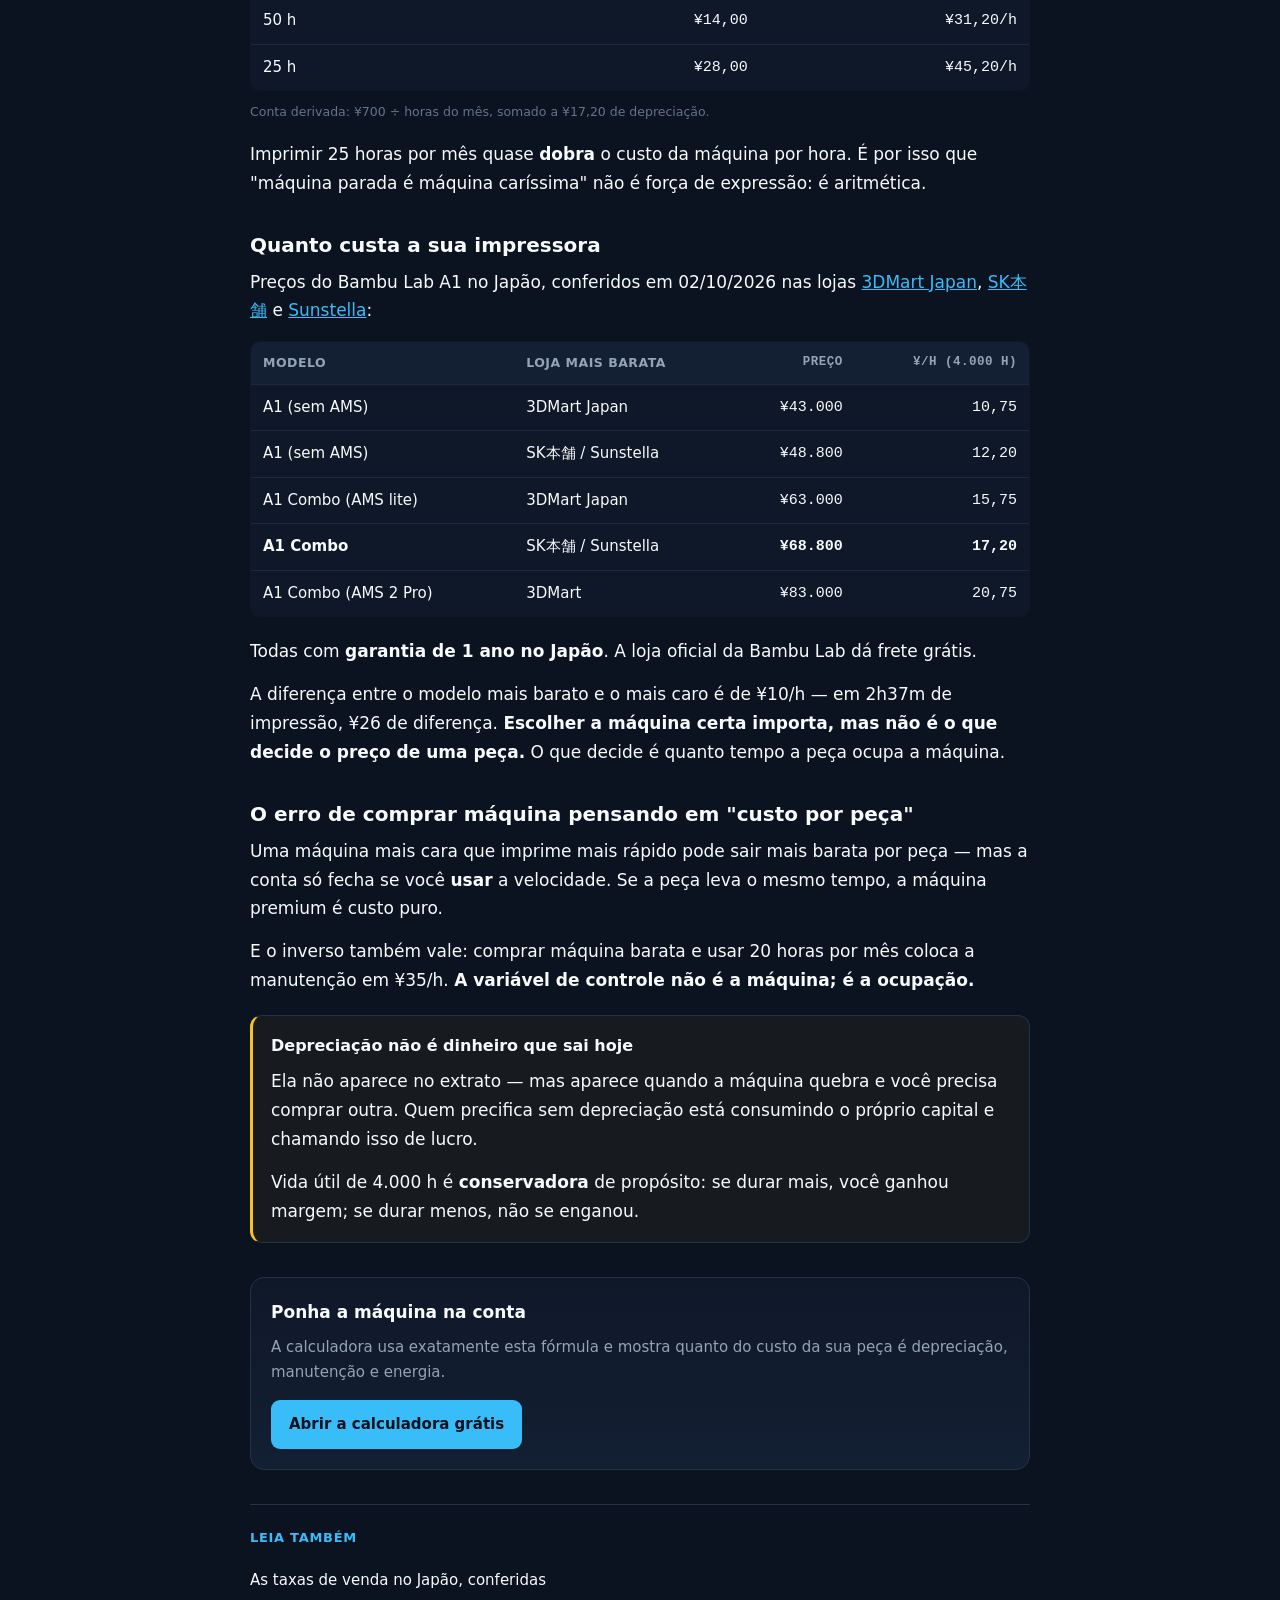
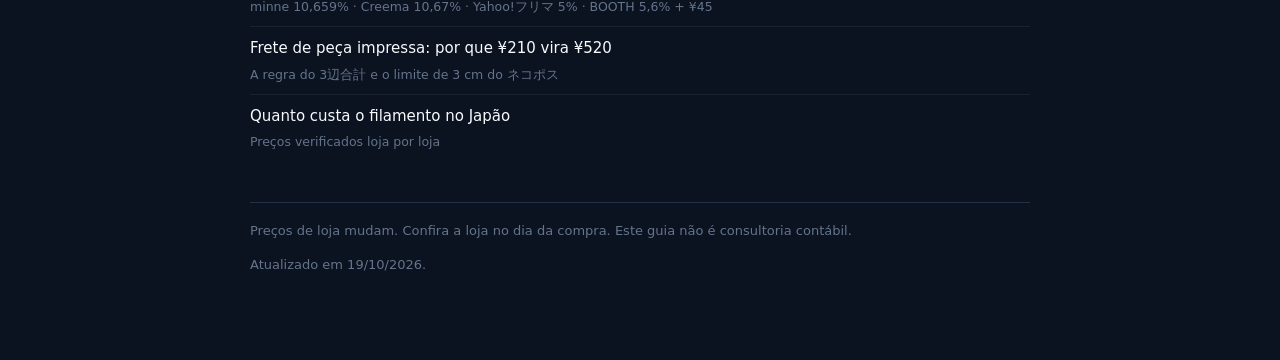
<file: guia/depreciacao-da-impressora.html>
<!doctype html>
<html lang="pt-BR">
<head>
<meta charset="utf-8">
<meta name="viewport" content="width=device-width, initial-scale=1">
<title>Depreciação da impressora 3D: o custo por hora que ninguém calcula</title>
<meta name="description" content="Como calcular o custo real da máquina por hora: depreciação + manutenção diluída. Bambu Lab A1 Combo a ¥68.800 em 4.000 horas = ¥24,20/h. Com energia, ¥29/h.">
<meta name="robots" content="index,follow">
<link rel="canonical" href="https://maicontsuda.github.io/calculadora-3d/guia/depreciacao-da-impressora.html">
<meta property="og:title" content="Depreciação da impressora: o custo por hora">
<meta property="og:description" content="A máquina parada é a mais cara de todas. Veja a conta que quase ninguém coloca na planilha.">
<meta property="og:type" content="article">
<link rel="stylesheet" href="../assets/estilo.css">
</head>
<body>

<div class="topbar"><div class="inner">
  <a href="../index.html">← Calculadora de precificação</a>
  <span class="brand">custos de impressão 3D no Japão</span>
</div></div>

<main class="doc">
  <p class="crumb"><a href="../index.html">Calculadora</a> · guia</p>
  <h1>Depreciação da impressora: o custo por hora que ninguém calcula</h1>
  <p class="lead">A impressora não é um equipamento: é um <strong>consumível de vida longa</strong>. Cada hora que ela imprime, uma fração do que você pagou por ela se transforma em custo — e quem não coloca isso no preço está pagando para trabalhar.</p>
  <p class="meta">Atualizado em 19/10/2026 · leitura de 5 min · preços conferidos em 02/10/2026</p>

  <h2>A conta, em duas linhas</h2>
  <div class="formula">
    custo/hora = (preço da máquina ÷ vida útil em horas)<br>
    &nbsp;&nbsp;&nbsp;&nbsp;&nbsp;&nbsp;&nbsp;&nbsp;&nbsp;&nbsp;+ (manutenção por mês ÷ horas impressas por mês)
  </div>
  <p>São duas coisas diferentes somadas: a <strong>depreciação</strong> (o desgaste do que você pagou) e a <strong>manutenção</strong> (bico, tubo, placa — o que quebra e se troca).</p>

  <h2>O caso real: Bambu Lab A1 Combo</h2>
  <table>
    <thead><tr><th>Item</th><th class="num">Valor</th><th class="num">Conta</th><th class="num">¥/hora</th></tr></thead>
    <tbody>
      <tr><td>Depreciação</td><td class="num">¥68.800</td><td class="num">÷ 4.000 h</td><td class="num"><strong>17,20</strong></td></tr>
      <tr><td>Manutenção</td><td class="num">¥700/mês</td><td class="num">÷ 100 h/mês</td><td class="num"><strong>7,00</strong></td></tr>
      <tr><td><strong>Custo da máquina</strong></td><td class="num"></td><td class="num"></td><td class="num"><strong>24,20</strong></td></tr>
      <tr><td>Energia</td><td class="num">150 W × ¥32/kWh</td><td class="num">0,15 kW × 32</td><td class="num">4,80</td></tr>
      <tr><td><strong>Total por hora</strong></td><td class="num"></td><td class="num"></td><td class="num"><strong>29,00</strong></td></tr>
    </tbody>
  </table>
  <p>Uma peça de <strong>2h37m</strong> (2,62 h) custa <strong>¥75,98</strong> só de máquina e energia. Com a taxa de falha de 15% — que incide sobre material e tempo de máquina — vira <strong>¥87,38</strong>.</p>

  <h3>De onde saem os ¥700/mês de manutenção</h3>
  <table>
    <thead><tr><th>Item</th><th class="num">Preço</th><th class="num">Vida útil</th><th class="num">¥/mês a 100 h</th></tr></thead>
    <tbody>
      <tr><td>Bico 0,4 mm</td><td class="num">¥300–2.000</td><td class="num">~1.000 h</td><td class="num">~100</td></tr>
      <tr><td>Tubo PTFE (A1)</td><td class="num">¥1.980</td><td class="num">~1 ano</td><td class="num">~165</td></tr>
      <tr><td>Placa PEI (consumível)</td><td class="num">~¥9.678</td><td class="num">~2 anos</td><td class="num">~400</td></tr>
      <tr><td><strong>Total</strong></td><td class="num"></td><td class="num"></td><td class="num"><strong>~700</strong></td></tr>
    </tbody>
  </table>
  <p>Repare que a <strong>placa PEI</strong> é o item mais caro da manutenção — e é consumível: a garantia não cobre o desgaste. Nunca limpe com acetona; cada limpeza errada encurta a vida dela.</p>

  <h2>Por que a máquina parada é a mais cara</h2>
  <p>A depreciação depende do <em>total</em> de horas, então é fixa por hora. A manutenção não: são ¥700 por <strong>mês</strong>, chova ou faça sol. Quanto menos você imprime, mais caro fica cada hora.</p>
  <table>
    <thead><tr><th>Horas impressas/mês</th><th class="num">Manutenção por hora</th><th class="num">Custo total da máquina</th></tr></thead>
    <tbody>
      <tr><td>100 h</td><td class="num">¥7,00</td><td class="num">¥24,20/h</td></tr>
      <tr><td>50 h</td><td class="num">¥14,00</td><td class="num">¥31,20/h</td></tr>
      <tr><td>25 h</td><td class="num">¥28,00</td><td class="num">¥45,20/h</td></tr>
    </tbody>
  </table>
  <p class="src">Conta derivada: ¥700 ÷ horas do mês, somado a ¥17,20 de depreciação.</p>
  <p>Imprimir 25 horas por mês quase <strong>dobra</strong> o custo da máquina por hora. É por isso que "máquina parada é máquina caríssima" não é força de expressão: é aritmética.</p>

  <h2>Quanto custa a sua impressora</h2>
  <p>Preços do Bambu Lab A1 no Japão, conferidos em 02/10/2026 nas lojas <a href="https://www.3dmart.co.jp/" target="_blank" rel="noopener">3DMart Japan</a>, <a href="https://skhonpo.com/" target="_blank" rel="noopener">SK本舗</a> e <a href="https://sunstella.co.jp/" target="_blank" rel="noopener">Sunstella</a>:</p>
  <table>
    <thead><tr><th>Modelo</th><th>Loja mais barata</th><th class="num">Preço</th><th class="num">¥/h (4.000 h)</th></tr></thead>
    <tbody>
      <tr><td>A1 (sem AMS)</td><td>3DMart Japan</td><td class="num">¥43.000</td><td class="num">10,75</td></tr>
      <tr><td>A1 (sem AMS)</td><td>SK本舗 / Sunstella</td><td class="num">¥48.800</td><td class="num">12,20</td></tr>
      <tr><td>A1 Combo (AMS lite)</td><td>3DMart Japan</td><td class="num">¥63.000</td><td class="num">15,75</td></tr>
      <tr><td><strong>A1 Combo</strong></td><td>SK本舗 / Sunstella</td><td class="num"><strong>¥68.800</strong></td><td class="num"><strong>17,20</strong></td></tr>
      <tr><td>A1 Combo (AMS 2 Pro)</td><td>3DMart</td><td class="num">¥83.000</td><td class="num">20,75</td></tr>
    </tbody>
  </table>
  <p>Todas com <strong>garantia de 1 ano no Japão</strong>. A loja oficial da Bambu Lab dá frete grátis.</p>
  <p>A diferença entre o modelo mais barato e o mais caro é de ¥10/h — em 2h37m de impressão, ¥26 de diferença. <strong>Escolher a máquina certa importa, mas não é o que decide o preço de uma peça.</strong> O que decide é quanto tempo a peça ocupa a máquina.</p>

  <h2>O erro de comprar máquina pensando em "custo por peça"</h2>
  <p>Uma máquina mais cara que imprime mais rápido pode sair mais barata por peça — mas a conta só fecha se você <strong>usar</strong> a velocidade. Se a peça leva o mesmo tempo, a máquina premium é custo puro.</p>
  <p>E o inverso também vale: comprar máquina barata e usar 20 horas por mês coloca a manutenção em ¥35/h. <strong>A variável de controle não é a máquina; é a ocupação.</strong></p>

  <div class="box warn">
    <h3>Depreciação não é dinheiro que sai hoje</h3>
    <p>Ela não aparece no extrato — mas aparece quando a máquina quebra e você precisa comprar outra. Quem precifica sem depreciação está consumindo o próprio capital e chamando isso de lucro.</p>
    <p>Vida útil de 4.000 h é <strong>conservadora</strong> de propósito: se durar mais, você ganhou margem; se durar menos, não se enganou.</p>
  </div>

  <div class="cta">
    <h3>Ponha a máquina na conta</h3>
    <p>A calculadora usa exatamente esta fórmula e mostra quanto do custo da sua peça é depreciação, manutenção e energia.</p>
    <a class="btn" href="../index.html">Abrir a calculadora grátis</a>
  </div>

  <div class="mais">
    <h3>Leia também</h3>
    <a href="taxas-de-venda.html">As taxas de venda no Japão, conferidas <span>minne 10,659% · Creema 10,67% · Yahoo!フリマ 5% · BOOTH 5,6% + ¥45</span></a>
    <a href="frete-de-peca-impressa.html">Frete de peça impressa: por que ¥210 vira ¥520 <span>A regra do 3辺合計 e o limite de 3 cm do ネコポス</span></a>
    <a href="filamento-no-japao.html">Quanto custa o filamento no Japão <span>Preços verificados loja por loja</span></a>
  </div>

  <footer>
    <p>Preços de loja mudam. Confira a loja no dia da compra. Este guia não é consultoria contábil.</p>
    <p>Atualizado em 19/10/2026.</p>
  </footer>
</main>
</body>
</html>
</file>
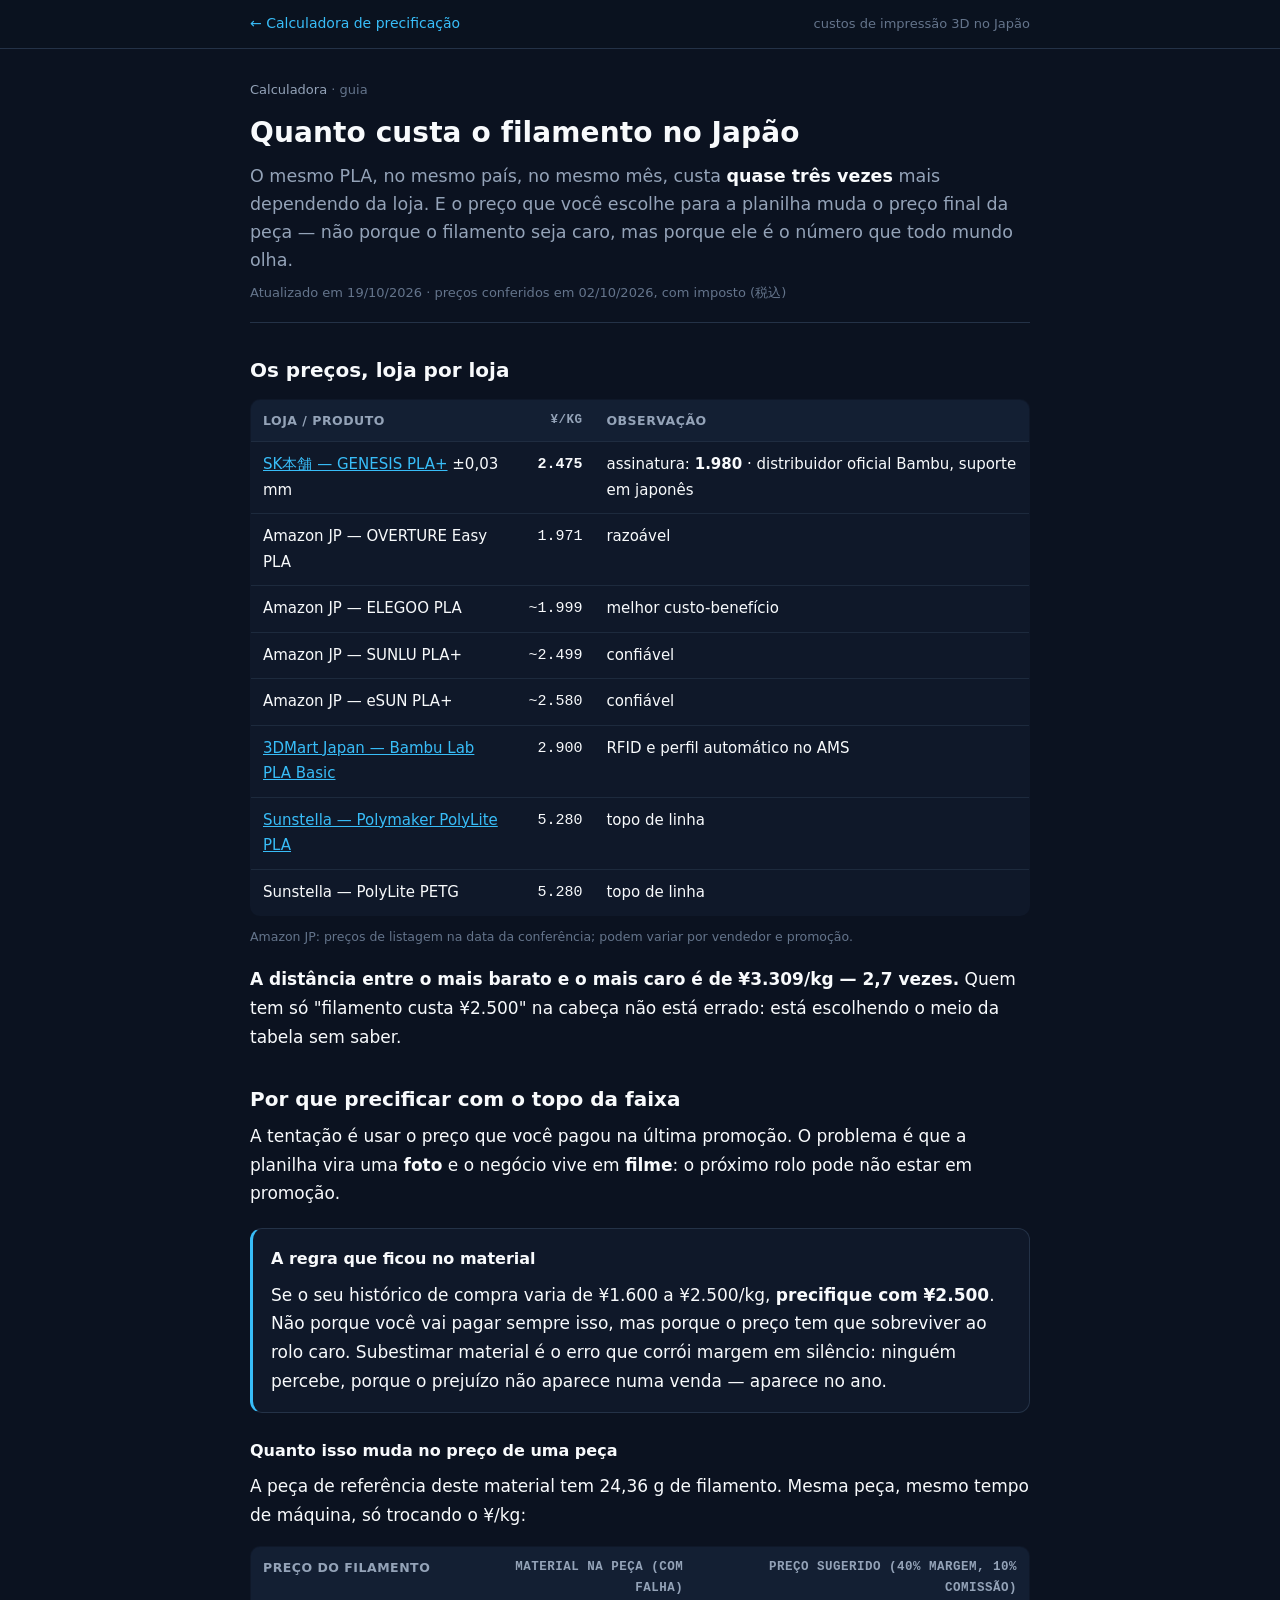
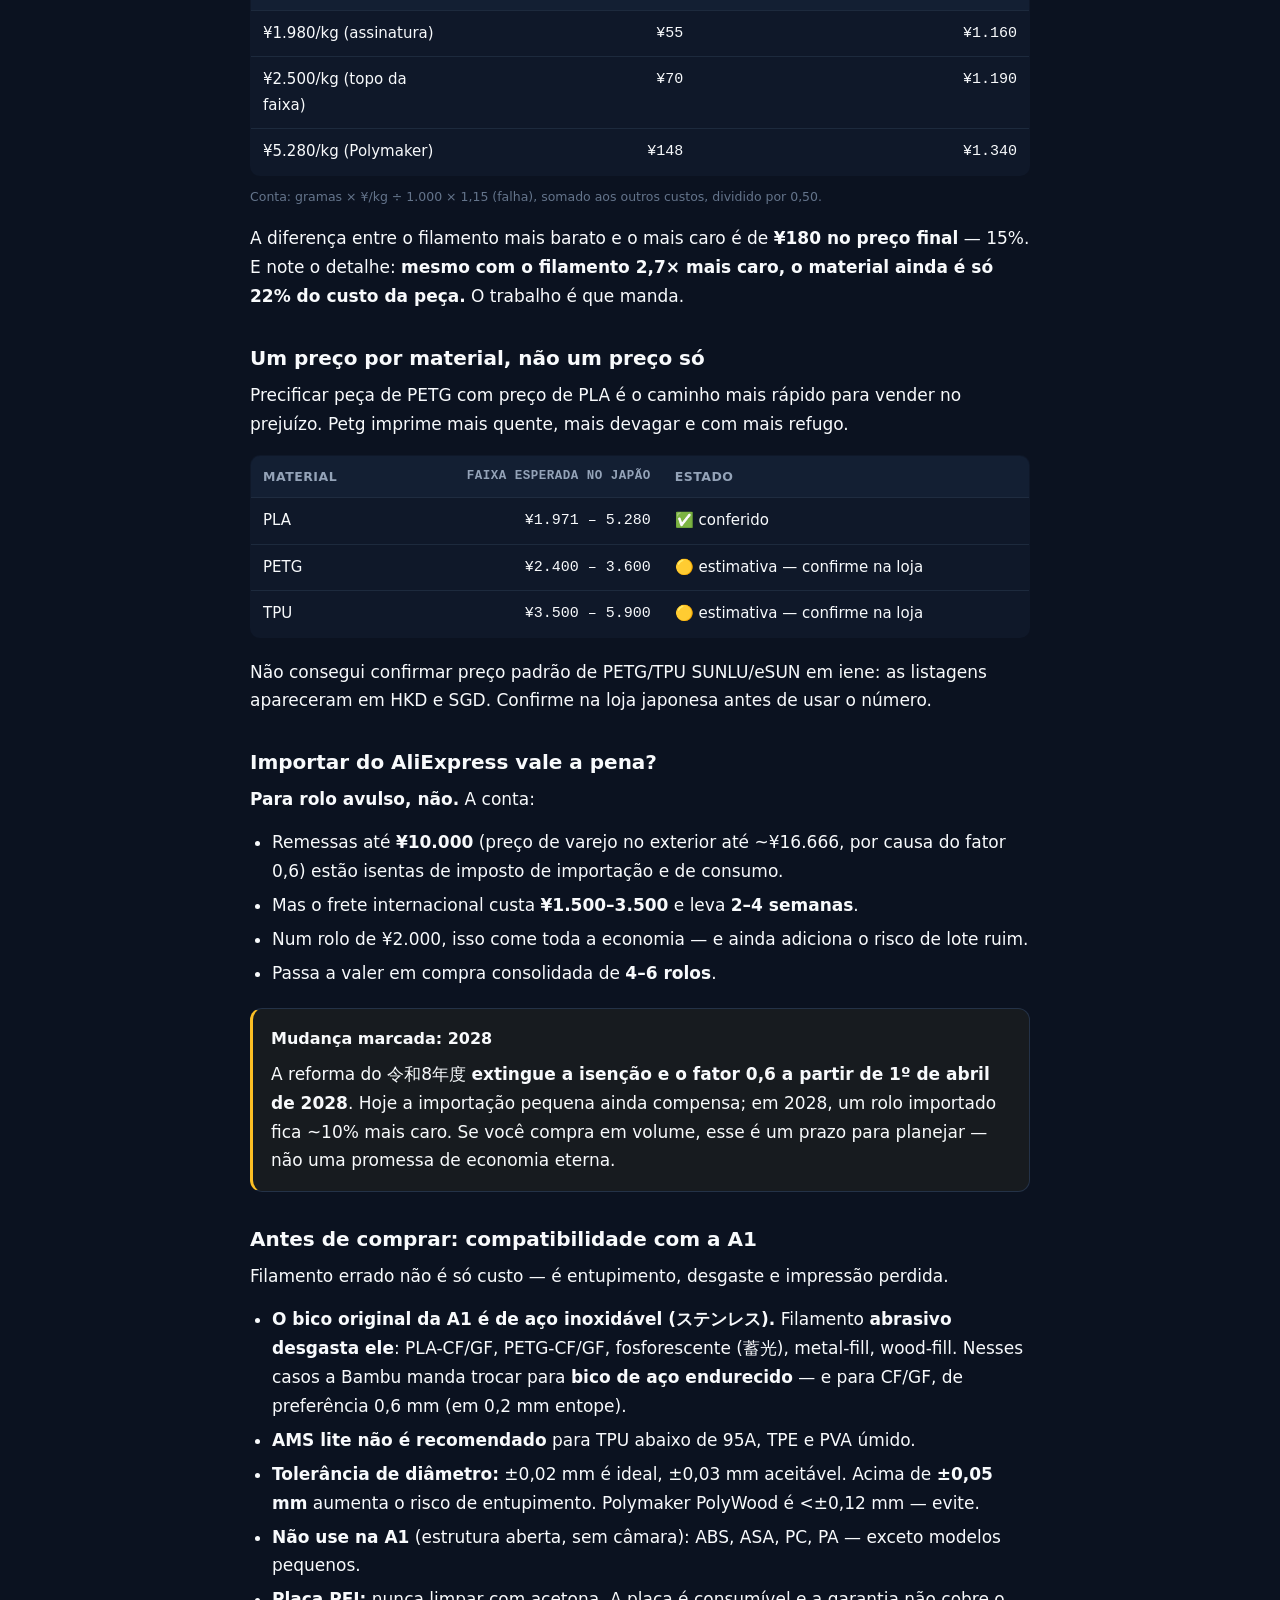
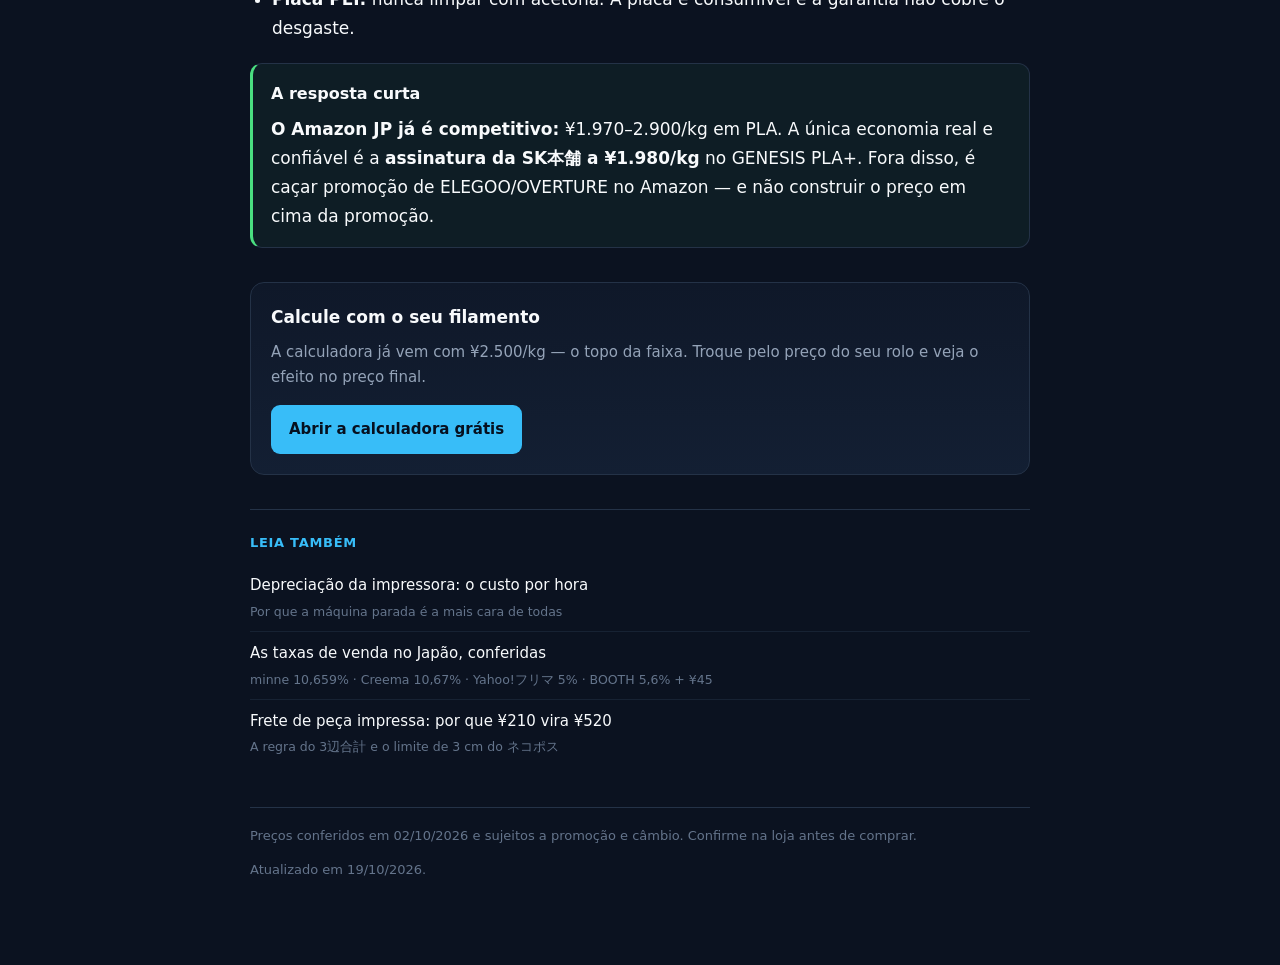
<file: guia/filamento-no-japao.html>
<!doctype html>
<html lang="pt-BR">
<head>
<meta charset="utf-8">
<meta name="viewport" content="width=device-width, initial-scale=1">
<title>Quanto custa o filamento no Japão: preços verificados (PLA, PETG)</title>
<meta name="description" content="Preços de filamento no Japão conferidos loja por loja em outubro de 2026: SK本舗, Amazon JP, 3DMart, Sunstella. Por que precificar com o topo da faixa e o que muda no preço da peça.">
<meta name="robots" content="index,follow">
<link rel="canonical" href="https://maicontsuda.github.io/calculadora-3d/guia/filamento-no-japao.html">
<meta property="og:title" content="Quanto custa o filamento no Japão">
<meta property="og:description" content="O mesmo PLA custa quase 3× de diferença no Japão. Veja a tabela verificada e por que usar o topo da faixa ao precificar.">
<meta property="og:type" content="article">
<link rel="stylesheet" href="../assets/estilo.css">
</head>
<body>

<div class="topbar"><div class="inner">
  <a href="../index.html">← Calculadora de precificação</a>
  <span class="brand">custos de impressão 3D no Japão</span>
</div></div>

<main class="doc">
  <p class="crumb"><a href="../index.html">Calculadora</a> · guia</p>
  <h1>Quanto custa o filamento no Japão</h1>
  <p class="lead">O mesmo PLA, no mesmo país, no mesmo mês, custa <strong>quase três vezes</strong> mais dependendo da loja. E o preço que você escolhe para a planilha muda o preço final da peça — não porque o filamento seja caro, mas porque ele é o número que todo mundo olha.</p>
  <p class="meta">Atualizado em 19/10/2026 · preços conferidos em 02/10/2026, com imposto (税込)</p>

  <h2>Os preços, loja por loja</h2>
  <table>
    <thead><tr><th>Loja / produto</th><th class="num">¥/kg</th><th>Observação</th></tr></thead>
    <tbody>
      <tr><td><a href="https://skhonpo.com/products/sk-genesis-pla-plus" target="_blank" rel="noopener">SK本舗 — GENESIS PLA+</a> ±0,03 mm</td><td class="num"><strong>2.475</strong></td><td>assinatura: <strong>1.980</strong> · distribuidor oficial Bambu, suporte em japonês</td></tr>
      <tr><td>Amazon JP — OVERTURE Easy PLA</td><td class="num">1.971</td><td>razoável</td></tr>
      <tr><td>Amazon JP — ELEGOO PLA</td><td class="num">~1.999</td><td>melhor custo-benefício</td></tr>
      <tr><td>Amazon JP — SUNLU PLA+</td><td class="num">~2.499</td><td>confiável</td></tr>
      <tr><td>Amazon JP — eSUN PLA+</td><td class="num">~2.580</td><td>confiável</td></tr>
      <tr><td><a href="https://www.3dmart.co.jp/products/bambu-lab-pla-filament-series" target="_blank" rel="noopener">3DMart Japan — Bambu Lab PLA Basic</a></td><td class="num">2.900</td><td>RFID e perfil automático no AMS</td></tr>
      <tr><td><a href="https://sunstella.co.jp/collections/polymaker/products.json" target="_blank" rel="noopener">Sunstella — Polymaker PolyLite PLA</a></td><td class="num">5.280</td><td>topo de linha</td></tr>
      <tr><td>Sunstella — PolyLite PETG</td><td class="num">5.280</td><td>topo de linha</td></tr>
    </tbody>
  </table>
  <p class="src">Amazon JP: preços de listagem na data da conferência; podem variar por vendedor e promoção.</p>

  <p><strong>A distância entre o mais barato e o mais caro é de ¥3.309/kg — 2,7 vezes.</strong> Quem tem só "filamento custa ¥2.500" na cabeça não está errado: está escolhendo o meio da tabela sem saber.</p>

  <h2>Por que precificar com o topo da faixa</h2>
  <p>A tentação é usar o preço que você pagou na última promoção. O problema é que a planilha vira uma <strong>foto</strong> e o negócio vive em <strong>filme</strong>: o próximo rolo pode não estar em promoção.</p>
  <div class="box hi">
    <h3>A regra que ficou no material</h3>
    <p>Se o seu histórico de compra varia de ¥1.600 a ¥2.500/kg, <strong>precifique com ¥2.500</strong>. Não porque você vai pagar sempre isso, mas porque o preço tem que sobreviver ao rolo caro. Subestimar material é o erro que corrói margem em silêncio: ninguém percebe, porque o prejuízo não aparece numa venda — aparece no ano.</p>
  </div>

  <h3>Quanto isso muda no preço de uma peça</h3>
  <p>A peça de referência deste material tem 24,36 g de filamento. Mesma peça, mesmo tempo de máquina, só trocando o ¥/kg:</p>
  <table>
    <thead><tr><th>Preço do filamento</th><th class="num">Material na peça (com falha)</th><th class="num">Preço sugerido (40% margem, 10% comissão)</th></tr></thead>
    <tbody>
      <tr><td>¥1.980/kg (assinatura)</td><td class="num">¥55</td><td class="num">¥1.160</td></tr>
      <tr><td>¥2.500/kg (topo da faixa)</td><td class="num">¥70</td><td class="num">¥1.190</td></tr>
      <tr><td>¥5.280/kg (Polymaker)</td><td class="num">¥148</td><td class="num">¥1.340</td></tr>
    </tbody>
  </table>
  <p class="src">Conta: gramas × ¥/kg ÷ 1.000 × 1,15 (falha), somado aos outros custos, dividido por 0,50.</p>
  <p>A diferença entre o filamento mais barato e o mais caro é de <strong>¥180 no preço final</strong> — 15%. E note o detalhe: <strong>mesmo com o filamento 2,7× mais caro, o material ainda é só 22% do custo da peça.</strong> O trabalho é que manda.</p>

  <h2>Um preço por material, não um preço só</h2>
  <p>Precificar peça de PETG com preço de PLA é o caminho mais rápido para vender no prejuízo. Petg imprime mais quente, mais devagar e com mais refugo.</p>
  <table>
    <thead><tr><th>Material</th><th class="num">Faixa esperada no Japão</th><th>Estado</th></tr></thead>
    <tbody>
      <tr><td>PLA</td><td class="num">¥1.971 – 5.280</td><td>✅ conferido</td></tr>
      <tr><td>PETG</td><td class="num">¥2.400 – 3.600</td><td>🟡 estimativa — confirme na loja</td></tr>
      <tr><td>TPU</td><td class="num">¥3.500 – 5.900</td><td>🟡 estimativa — confirme na loja</td></tr>
    </tbody>
  </table>
  <p>Não consegui confirmar preço padrão de PETG/TPU SUNLU/eSUN em iene: as listagens apareceram em HKD e SGD. Confirme na loja japonesa antes de usar o número.</p>

  <h2>Importar do AliExpress vale a pena?</h2>
  <p><strong>Para rolo avulso, não.</strong> A conta:</p>
  <ul>
    <li>Remessas até <strong>¥10.000</strong> (preço de varejo no exterior até ~¥16.666, por causa do fator 0,6) estão isentas de imposto de importação e de consumo.</li>
    <li>Mas o frete internacional custa <strong>¥1.500–3.500</strong> e leva <strong>2–4 semanas</strong>.</li>
    <li>Num rolo de ¥2.000, isso come toda a economia — e ainda adiciona o risco de lote ruim.</li>
    <li>Passa a valer em compra consolidada de <strong>4–6 rolos</strong>.</li>
  </ul>
  <div class="box warn">
    <h3>Mudança marcada: 2028</h3>
    <p>A reforma do 令和8年度 <strong>extingue a isenção e o fator 0,6 a partir de 1º de abril de 2028</strong>. Hoje a importação pequena ainda compensa; em 2028, um rolo importado fica ~10% mais caro. Se você compra em volume, esse é um prazo para planejar — não uma promessa de economia eterna.</p>
  </div>

  <h2>Antes de comprar: compatibilidade com a A1</h2>
  <p>Filamento errado não é só custo — é entupimento, desgaste e impressão perdida.</p>
  <ul>
    <li><strong>O bico original da A1 é de aço inoxidável (ステンレス).</strong> Filamento <strong>abrasivo desgasta ele</strong>: PLA-CF/GF, PETG-CF/GF, fosforescente (蓄光), metal-fill, wood-fill. Nesses casos a Bambu manda trocar para <strong>bico de aço endurecido</strong> — e para CF/GF, de preferência 0,6 mm (em 0,2 mm entope).</li>
    <li><strong>AMS lite não é recomendado</strong> para TPU abaixo de 95A, TPE e PVA úmido.</li>
    <li><strong>Tolerância de diâmetro:</strong> ±0,02 mm é ideal, ±0,03 mm aceitável. Acima de <strong>±0,05 mm</strong> aumenta o risco de entupimento. Polymaker PolyWood é &lt;±0,12 mm — evite.</li>
    <li><strong>Não use na A1</strong> (estrutura aberta, sem câmara): ABS, ASA, PC, PA — exceto modelos pequenos.</li>
    <li><strong>Placa PEI:</strong> nunca limpar com acetona. A placa é consumível e a garantia não cobre o desgaste.</li>
  </ul>

  <div class="box ok">
    <h3>A resposta curta</h3>
    <p><strong>O Amazon JP já é competitivo:</strong> ¥1.970–2.900/kg em PLA. A única economia real e confiável é a <strong>assinatura da SK本舗 a ¥1.980/kg</strong> no GENESIS PLA+. Fora disso, é caçar promoção de ELEGOO/OVERTURE no Amazon — e não construir o preço em cima da promoção.</p>
  </div>

  <div class="cta">
    <h3>Calcule com o seu filamento</h3>
    <p>A calculadora já vem com ¥2.500/kg — o topo da faixa. Troque pelo preço do seu rolo e veja o efeito no preço final.</p>
    <a class="btn" href="../index.html">Abrir a calculadora grátis</a>
  </div>

  <div class="mais">
    <h3>Leia também</h3>
    <a href="depreciacao-da-impressora.html">Depreciação da impressora: o custo por hora <span>Por que a máquina parada é a mais cara de todas</span></a>
    <a href="taxas-de-venda.html">As taxas de venda no Japão, conferidas <span>minne 10,659% · Creema 10,67% · Yahoo!フリマ 5% · BOOTH 5,6% + ¥45</span></a>
    <a href="frete-de-peca-impressa.html">Frete de peça impressa: por que ¥210 vira ¥520 <span>A regra do 3辺合計 e o limite de 3 cm do ネコポス</span></a>
  </div>

  <footer>
    <p>Preços conferidos em 02/10/2026 e sujeitos a promoção e câmbio. Confirme na loja antes de comprar.</p>
    <p>Atualizado em 19/10/2026.</p>
  </footer>
</main>
</body>
</html>
</file>
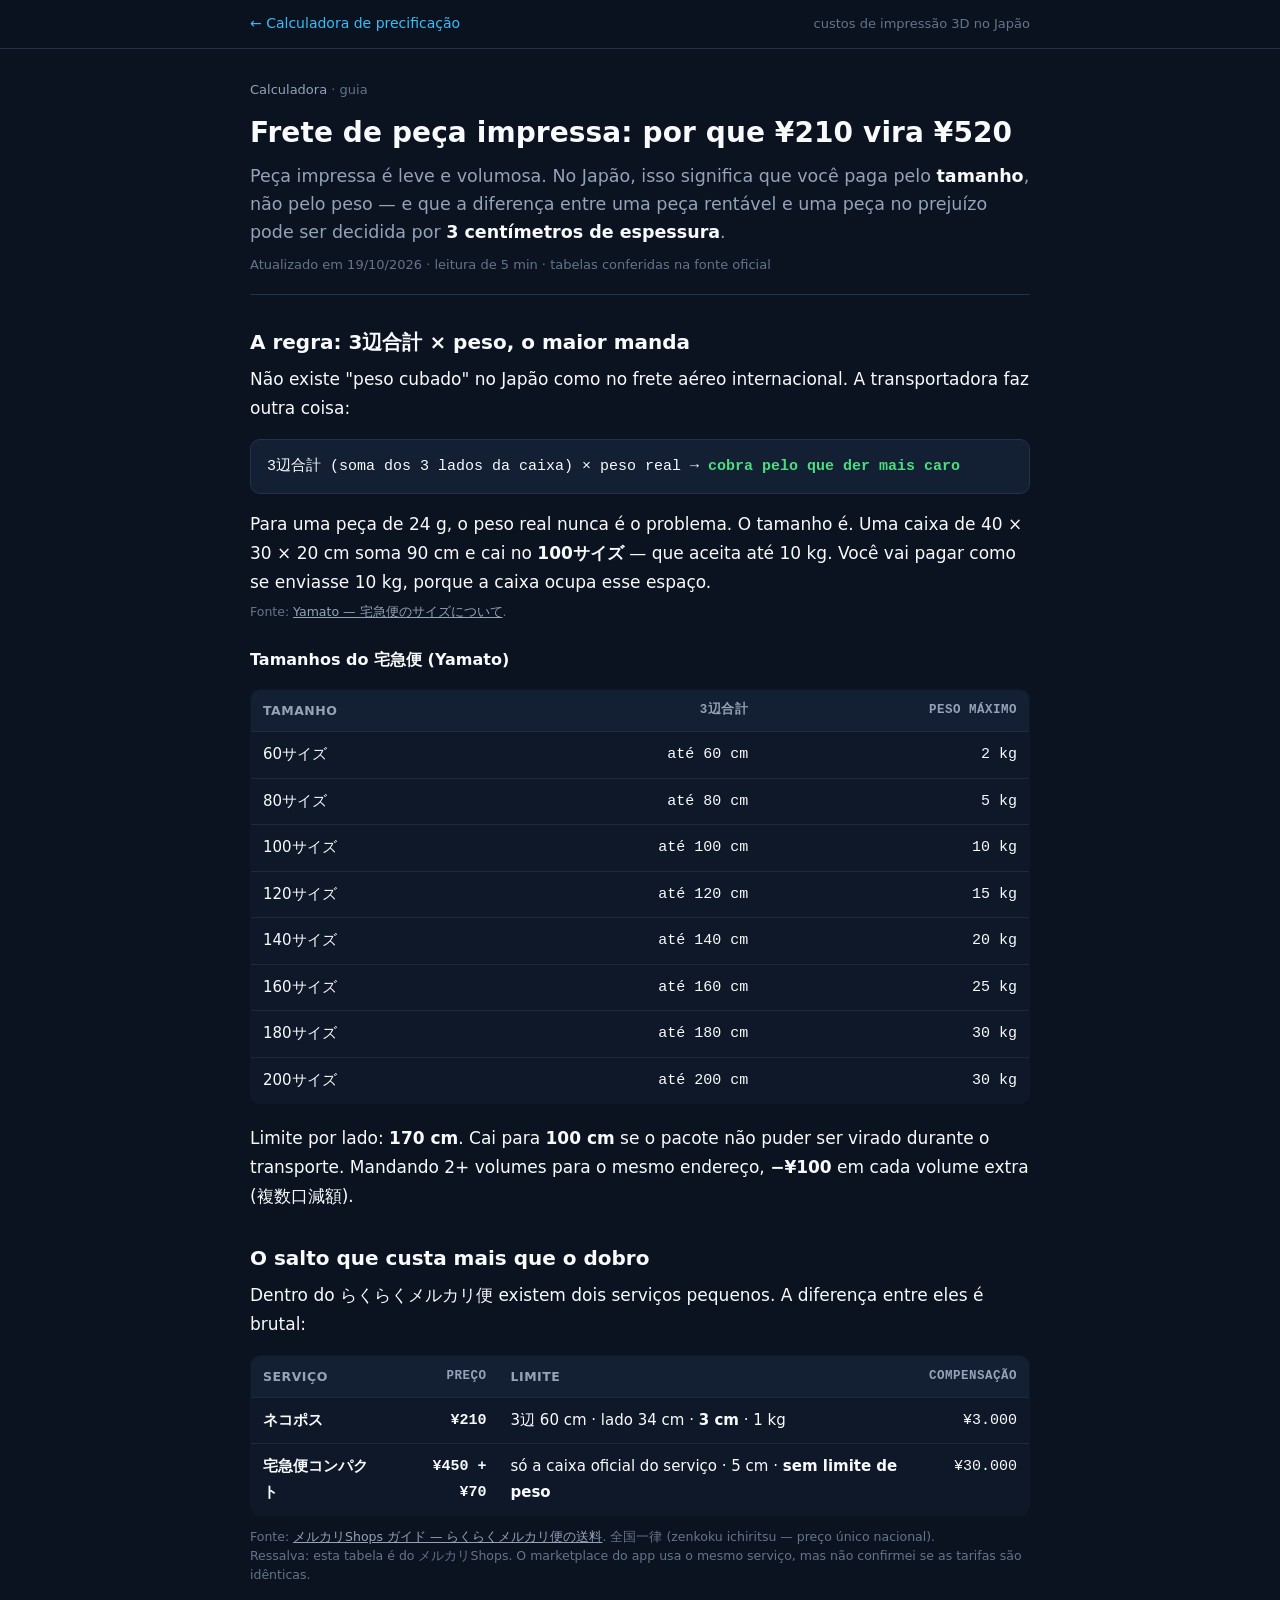
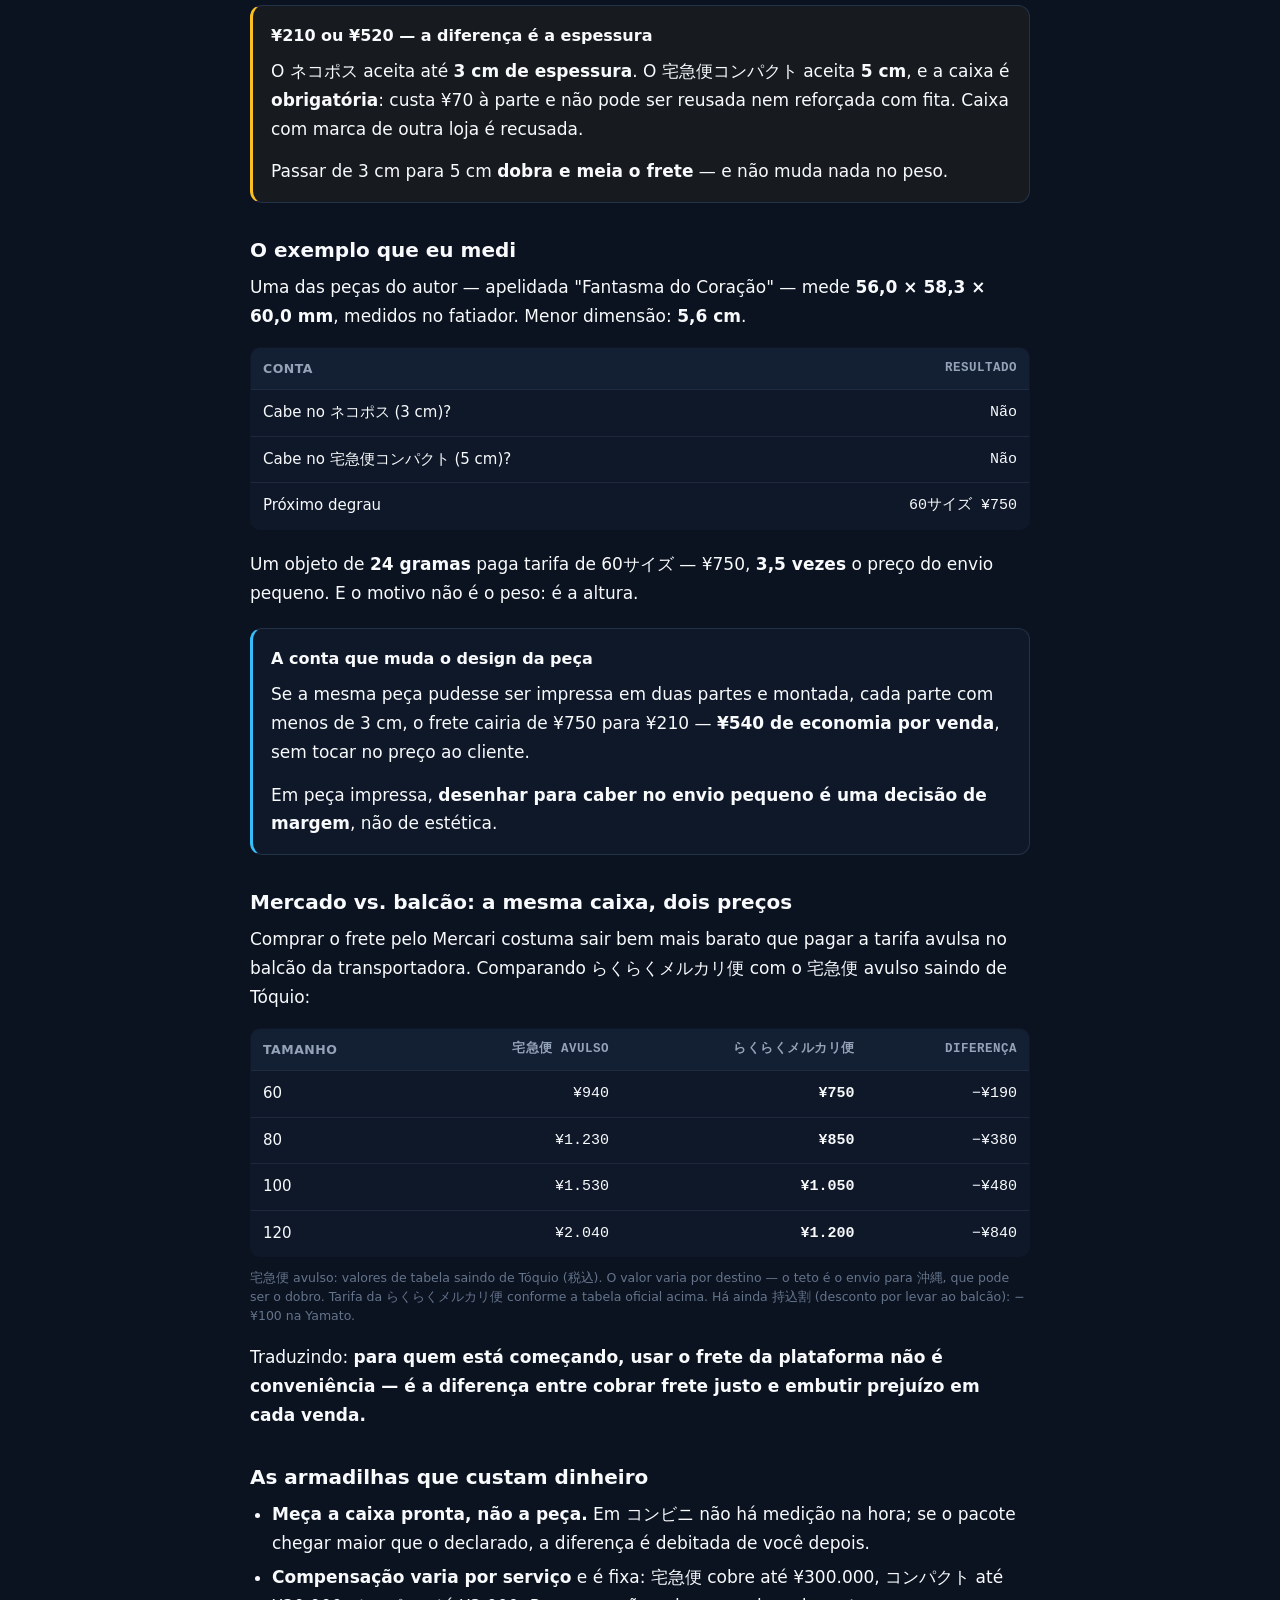
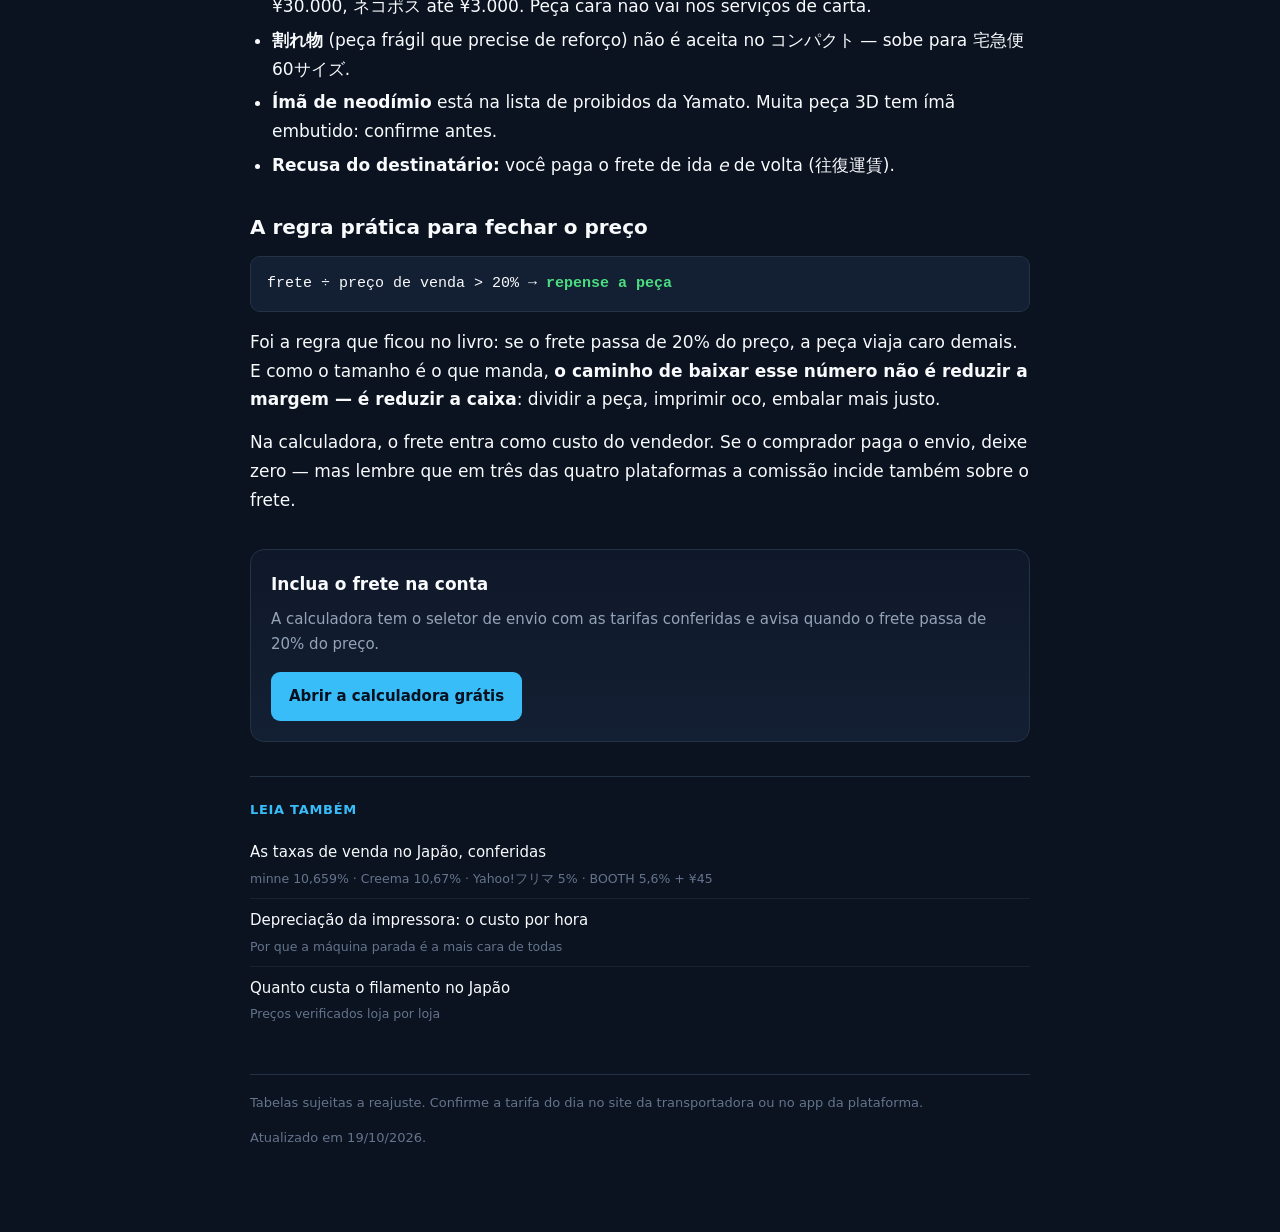
<file: guia/frete-de-peca-impressa.html>
<!doctype html>
<html lang="pt-BR">
<head>
<meta charset="utf-8">
<meta name="viewport" content="width=device-width, initial-scale=1">
<title>Frete de peça impressa no Japão: por que ¥210 vira ¥520</title>
<meta name="description" content="Peça impressa é leve e volumosa: no Japão você paga pelo tamanho (3辺合計), não pelo peso. ネコポス ¥210 ou 宅急便コンパクト ¥520 — a diferença está na espessura de 3 cm.">
<meta name="robots" content="index,follow">
<link rel="canonical" href="https://maicontsuda.github.io/calculadora-3d/guia/frete-de-peca-impressa.html">
<meta property="og:title" content="Frete de peça impressa: por que ¥210 vira ¥520">
<meta property="og:description" content="A regra do 3辺合計 e o limite de 3 cm que separa a peça rentável da peça no prejuízo.">
<meta property="og:type" content="article">
<link rel="stylesheet" href="../assets/estilo.css">
</head>
<body>

<div class="topbar"><div class="inner">
  <a href="../index.html">← Calculadora de precificação</a>
  <span class="brand">custos de impressão 3D no Japão</span>
</div></div>

<main class="doc">
  <p class="crumb"><a href="../index.html">Calculadora</a> · guia</p>
  <h1>Frete de peça impressa: por que ¥210 vira ¥520</h1>
  <p class="lead">Peça impressa é leve e volumosa. No Japão, isso significa que você paga pelo <strong>tamanho</strong>, não pelo peso — e que a diferença entre uma peça rentável e uma peça no prejuízo pode ser decidida por <strong>3 centímetros de espessura</strong>.</p>
  <p class="meta">Atualizado em 19/10/2026 · leitura de 5 min · tabelas conferidas na fonte oficial</p>

  <h2>A regra: 3辺合計 × peso, o maior manda</h2>
  <p>Não existe "peso cubado" no Japão como no frete aéreo internacional. A transportadora faz outra coisa:</p>
  <div class="formula">3辺合計 (soma dos 3 lados da caixa) × peso real → <b>cobra pelo que der mais caro</b></div>
  <p>Para uma peça de 24 g, o peso real nunca é o problema. O tamanho é. Uma caixa de 40 × 30 × 20 cm soma 90 cm e cai no <strong>100サイズ</strong> — que aceita até 10 kg. Você vai pagar como se enviasse 10 kg, porque a caixa ocupa esse espaço.</p>
  <p class="src">Fonte: <a href="https://www.kuronekoyamato.co.jp/ytc/customer/send/search/payment/size/" target="_blank" rel="noopener">Yamato — 宅急便のサイズについて</a>.</p>

  <h3>Tamanhos do 宅急便 (Yamato)</h3>
  <table>
    <thead><tr><th>Tamanho</th><th class="num">3辺合計</th><th class="num">Peso máximo</th></tr></thead>
    <tbody>
      <tr><td>60サイズ</td><td class="num">até 60 cm</td><td class="num">2 kg</td></tr>
      <tr><td>80サイズ</td><td class="num">até 80 cm</td><td class="num">5 kg</td></tr>
      <tr><td>100サイズ</td><td class="num">até 100 cm</td><td class="num">10 kg</td></tr>
      <tr><td>120サイズ</td><td class="num">até 120 cm</td><td class="num">15 kg</td></tr>
      <tr><td>140サイズ</td><td class="num">até 140 cm</td><td class="num">20 kg</td></tr>
      <tr><td>160サイズ</td><td class="num">até 160 cm</td><td class="num">25 kg</td></tr>
      <tr><td>180サイズ</td><td class="num">até 180 cm</td><td class="num">30 kg</td></tr>
      <tr><td>200サイズ</td><td class="num">até 200 cm</td><td class="num">30 kg</td></tr>
    </tbody>
  </table>
  <p>Limite por lado: <strong>170 cm</strong>. Cai para <strong>100 cm</strong> se o pacote não puder ser virado durante o transporte. Mandando 2+ volumes para o mesmo endereço, <strong>−¥100</strong> em cada volume extra (複数口減額).</p>

  <h2>O salto que custa mais que o dobro</h2>
  <p>Dentro do らくらくメルカリ便 existem dois serviços pequenos. A diferença entre eles é brutal:</p>
  <table>
    <thead><tr><th>Serviço</th><th class="num">Preço</th><th>Limite</th><th class="num">Compensação</th></tr></thead>
    <tbody>
      <tr><td><strong>ネコポス</strong></td><td class="num"><strong>¥210</strong></td><td>3辺 60 cm · lado 34 cm · <strong>3 cm</strong> · 1 kg</td><td class="num">¥3.000</td></tr>
      <tr><td><strong>宅急便コンパクト</strong></td><td class="num"><strong>¥450 + ¥70</strong></td><td>só a caixa oficial do serviço · 5 cm · <strong>sem limite de peso</strong></td><td class="num">¥30.000</td></tr>
    </tbody>
  </table>
  <p class="src">Fonte: <a href="https://support.mercari-shops.com/hc/ja/articles/4406910093593" target="_blank" rel="noopener">メルカリShops ガイド — らくらくメルカリ便の送料</a>. 全国一律 (zenkoku ichiritsu — preço único nacional). <br>Ressalva: esta tabela é do メルカリShops. O marketplace do app usa o mesmo serviço, mas não confirmei se as tarifas são idênticas.</p>

  <div class="box warn">
    <h3>¥210 ou ¥520 — a diferença é a espessura</h3>
    <p>O ネコポス aceita até <strong>3 cm de espessura</strong>. O 宅急便コンパクト aceita <strong>5 cm</strong>, e a caixa é <strong>obrigatória</strong>: custa ¥70 à parte e não pode ser reusada nem reforçada com fita. Caixa com marca de outra loja é recusada.</p>
    <p>Passar de 3 cm para 5 cm <strong>dobra e meia o frete</strong> — e não muda nada no peso.</p>
  </div>

  <h2>O exemplo que eu medi</h2>
  <p>Uma das peças do autor — apelidada "Fantasma do Coração" — mede <strong>56,0 × 58,3 × 60,0 mm</strong>, medidos no fatiador. Menor dimensão: <strong>5,6 cm</strong>.</p>
  <table>
    <thead><tr><th>Conta</th><th class="num">Resultado</th></tr></thead>
    <tbody>
      <tr><td>Cabe no ネコポス (3 cm)?</td><td class="num">Não</td></tr>
      <tr><td>Cabe no 宅急便コンパクト (5 cm)?</td><td class="num">Não</td></tr>
      <tr><td>Próximo degrau</td><td class="num">60サイズ ¥750</td></tr>
    </tbody>
  </table>
  <p>Um objeto de <strong>24 gramas</strong> paga tarifa de 60サイズ — ¥750, <strong>3,5 vezes</strong> o preço do envio pequeno. E o motivo não é o peso: é a altura.</p>

  <div class="box hi">
    <h3>A conta que muda o design da peça</h3>
    <p>Se a mesma peça pudesse ser impressa em duas partes e montada, cada parte com menos de 3 cm, o frete cairia de ¥750 para ¥210 — <strong>¥540 de economia por venda</strong>, sem tocar no preço ao cliente.</p>
    <p>Em peça impressa, <strong>desenhar para caber no envio pequeno é uma decisão de margem</strong>, não de estética.</p>
  </div>

  <h2>Mercado vs. balcão: a mesma caixa, dois preços</h2>
  <p>Comprar o frete pelo Mercari costuma sair bem mais barato que pagar a tarifa avulsa no balcão da transportadora. Comparando らくらくメルカリ便 com o 宅急便 avulso saindo de Tóquio:</p>
  <table>
    <thead><tr><th>Tamanho</th><th class="num">宅急便 avulso</th><th class="num">らくらくメルカリ便</th><th class="num">Diferença</th></tr></thead>
    <tbody>
      <tr><td>60</td><td class="num">¥940</td><td class="num"><strong>¥750</strong></td><td class="num">−¥190</td></tr>
      <tr><td>80</td><td class="num">¥1.230</td><td class="num"><strong>¥850</strong></td><td class="num">−¥380</td></tr>
      <tr><td>100</td><td class="num">¥1.530</td><td class="num"><strong>¥1.050</strong></td><td class="num">−¥480</td></tr>
      <tr><td>120</td><td class="num">¥2.040</td><td class="num"><strong>¥1.200</strong></td><td class="num">−¥840</td></tr>
    </tbody>
  </table>
  <p class="src">宅急便 avulso: valores de tabela saindo de Tóquio (税込). O valor varia por destino — o teto é o envio para 沖縄, que pode ser o dobro. Tarifa da らくらくメルカリ便 conforme a tabela oficial acima. Há ainda 持込割 (desconto por levar ao balcão): −¥100 na Yamato.</p>
  <p>Traduzindo: <strong>para quem está começando, usar o frete da plataforma não é conveniência — é a diferença entre cobrar frete justo e embutir prejuízo em cada venda.</strong></p>

  <h2>As armadilhas que custam dinheiro</h2>
  <ul>
    <li><strong>Meça a caixa pronta, não a peça.</strong> Em コンビニ não há medição na hora; se o pacote chegar maior que o declarado, a diferença é debitada de você depois.</li>
    <li><strong>Compensação varia por serviço</strong> e é fixa: 宅急便 cobre até ¥300.000, コンパクト até ¥30.000, ネコポス até ¥3.000. Peça cara não vai nos serviços de carta.</li>
    <li><strong>割れ物</strong> (peça frágil que precise de reforço) não é aceita no コンパクト — sobe para 宅急便 60サイズ.</li>
    <li><strong>Ímã de neodímio</strong> está na lista de proibidos da Yamato. Muita peça 3D tem ímã embutido: confirme antes.</li>
    <li><strong>Recusa do destinatário:</strong> você paga o frete de ida <em>e</em> de volta (往復運賃).</li>
  </ul>

  <h2>A regra prática para fechar o preço</h2>
  <div class="formula">frete ÷ preço de venda &gt; 20% → <b>repense a peça</b></div>
  <p>Foi a regra que ficou no livro: se o frete passa de 20% do preço, a peça viaja caro demais. E como o tamanho é o que manda, <strong>o caminho de baixar esse número não é reduzir a margem — é reduzir a caixa</strong>: dividir a peça, imprimir oco, embalar mais justo.</p>
  <p>Na calculadora, o frete entra como custo do vendedor. Se o comprador paga o envio, deixe zero — mas lembre que em três das quatro plataformas a comissão incide também sobre o frete.</p>

  <div class="cta">
    <h3>Inclua o frete na conta</h3>
    <p>A calculadora tem o seletor de envio com as tarifas conferidas e avisa quando o frete passa de 20% do preço.</p>
    <a class="btn" href="../index.html">Abrir a calculadora grátis</a>
  </div>

  <div class="mais">
    <h3>Leia também</h3>
    <a href="taxas-de-venda.html">As taxas de venda no Japão, conferidas <span>minne 10,659% · Creema 10,67% · Yahoo!フリマ 5% · BOOTH 5,6% + ¥45</span></a>
    <a href="depreciacao-da-impressora.html">Depreciação da impressora: o custo por hora <span>Por que a máquina parada é a mais cara de todas</span></a>
    <a href="filamento-no-japao.html">Quanto custa o filamento no Japão <span>Preços verificados loja por loja</span></a>
  </div>

  <footer>
    <p>Tabelas sujeitas a reajuste. Confirme a tarifa do dia no site da transportadora ou no app da plataforma.</p>
    <p>Atualizado em 19/10/2026.</p>
  </footer>
</main>
</body>
</html>
</file>
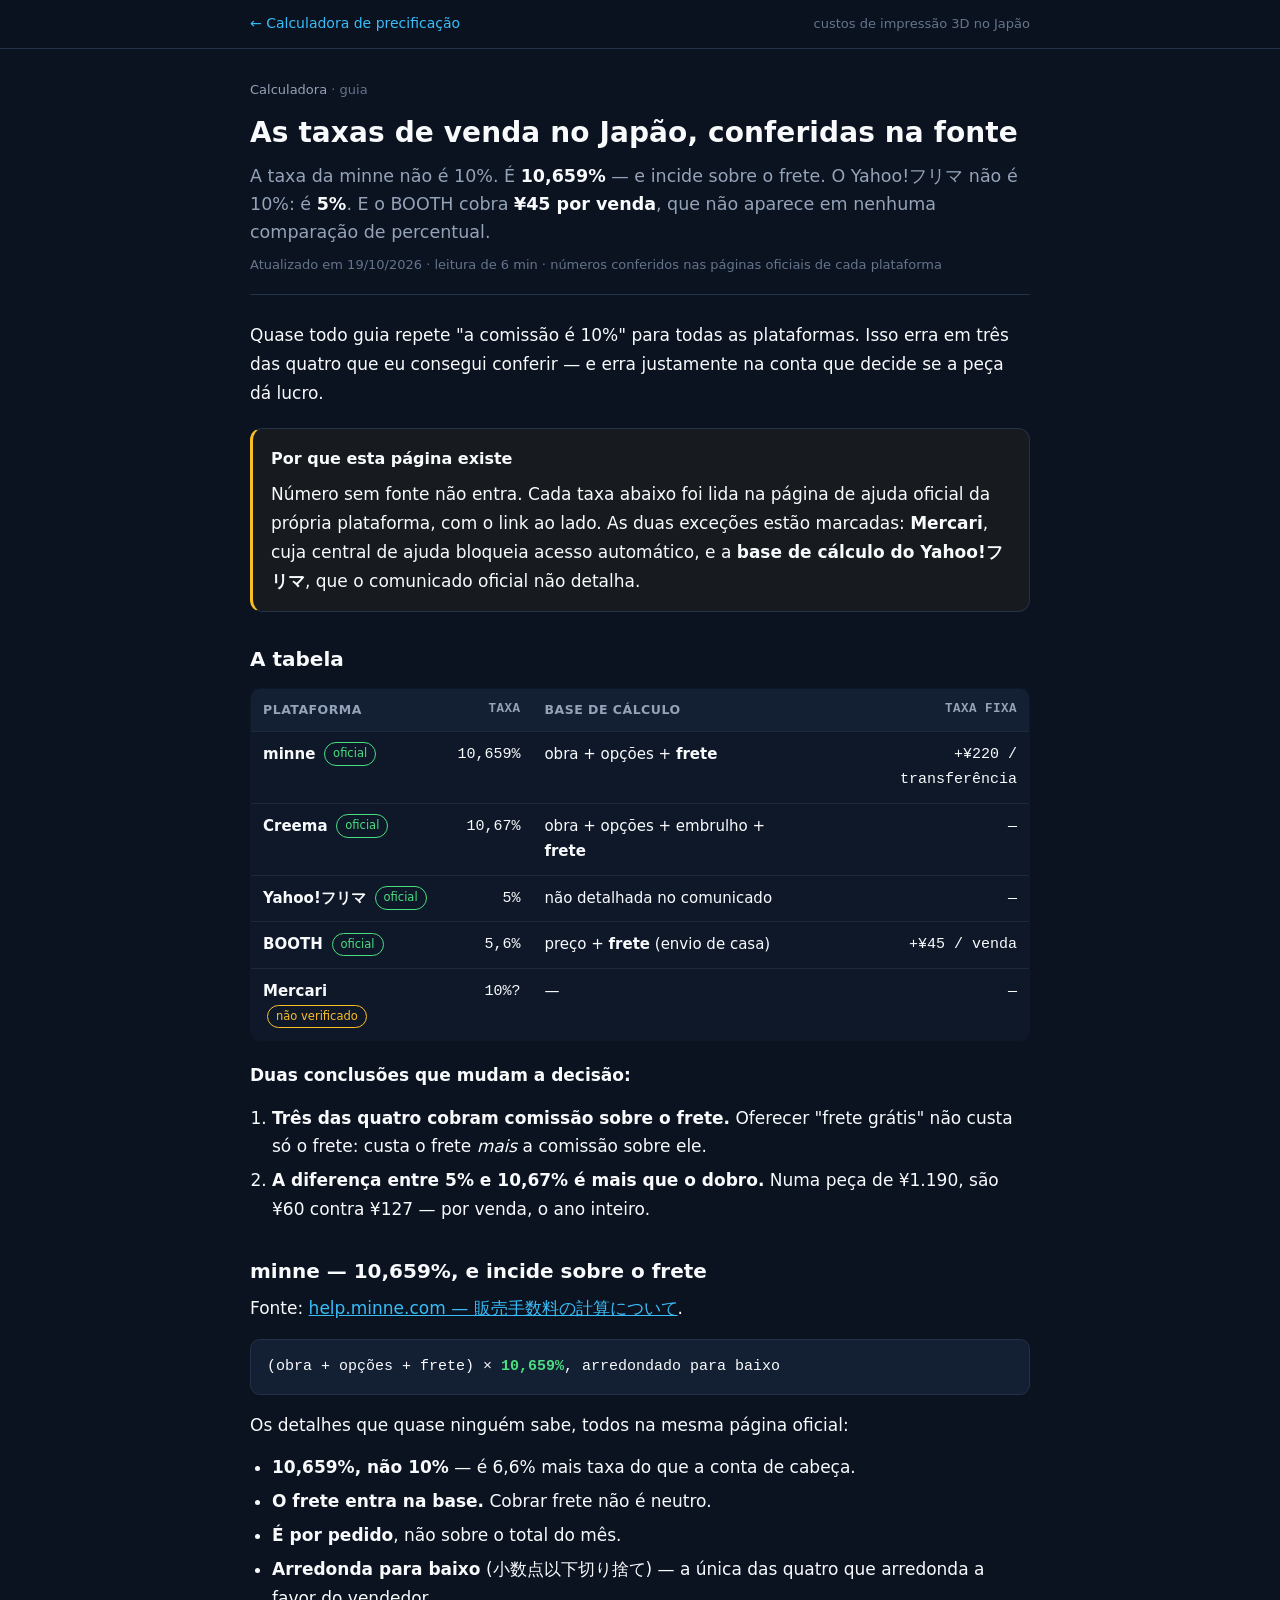
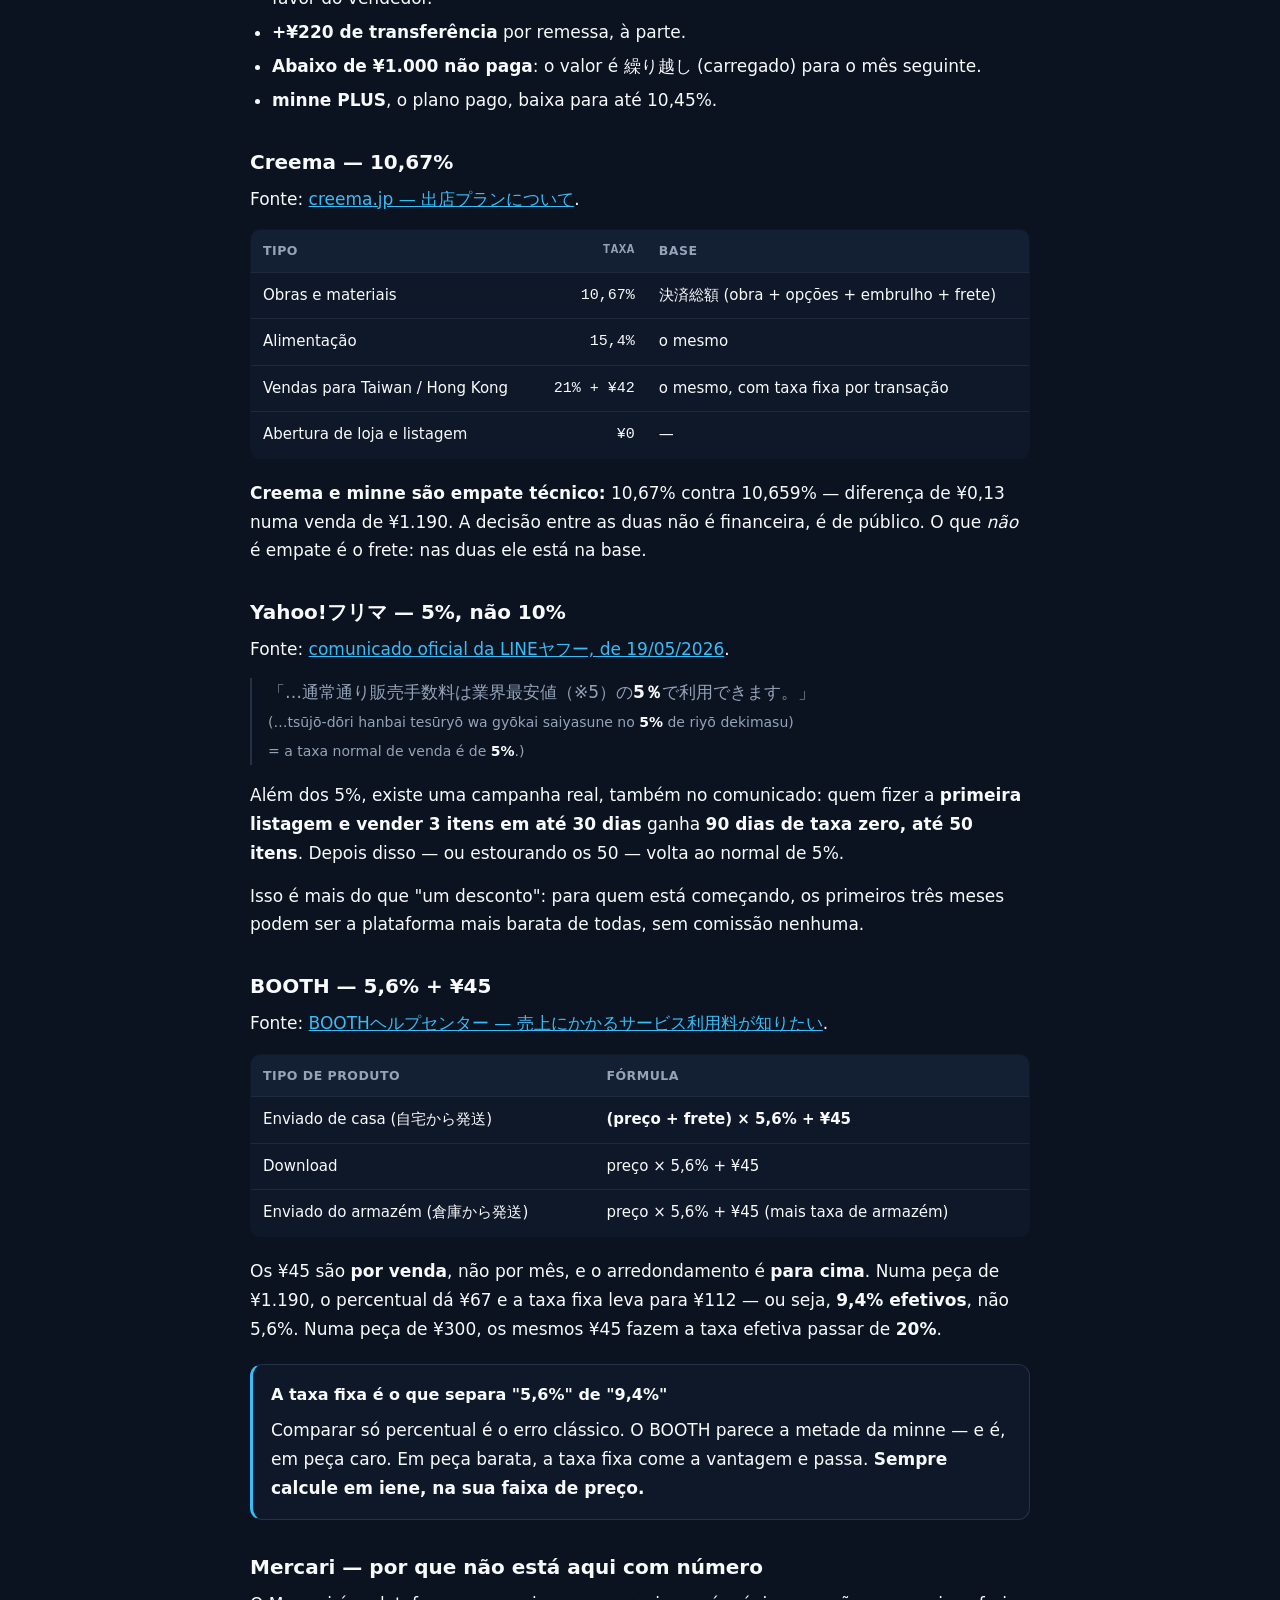
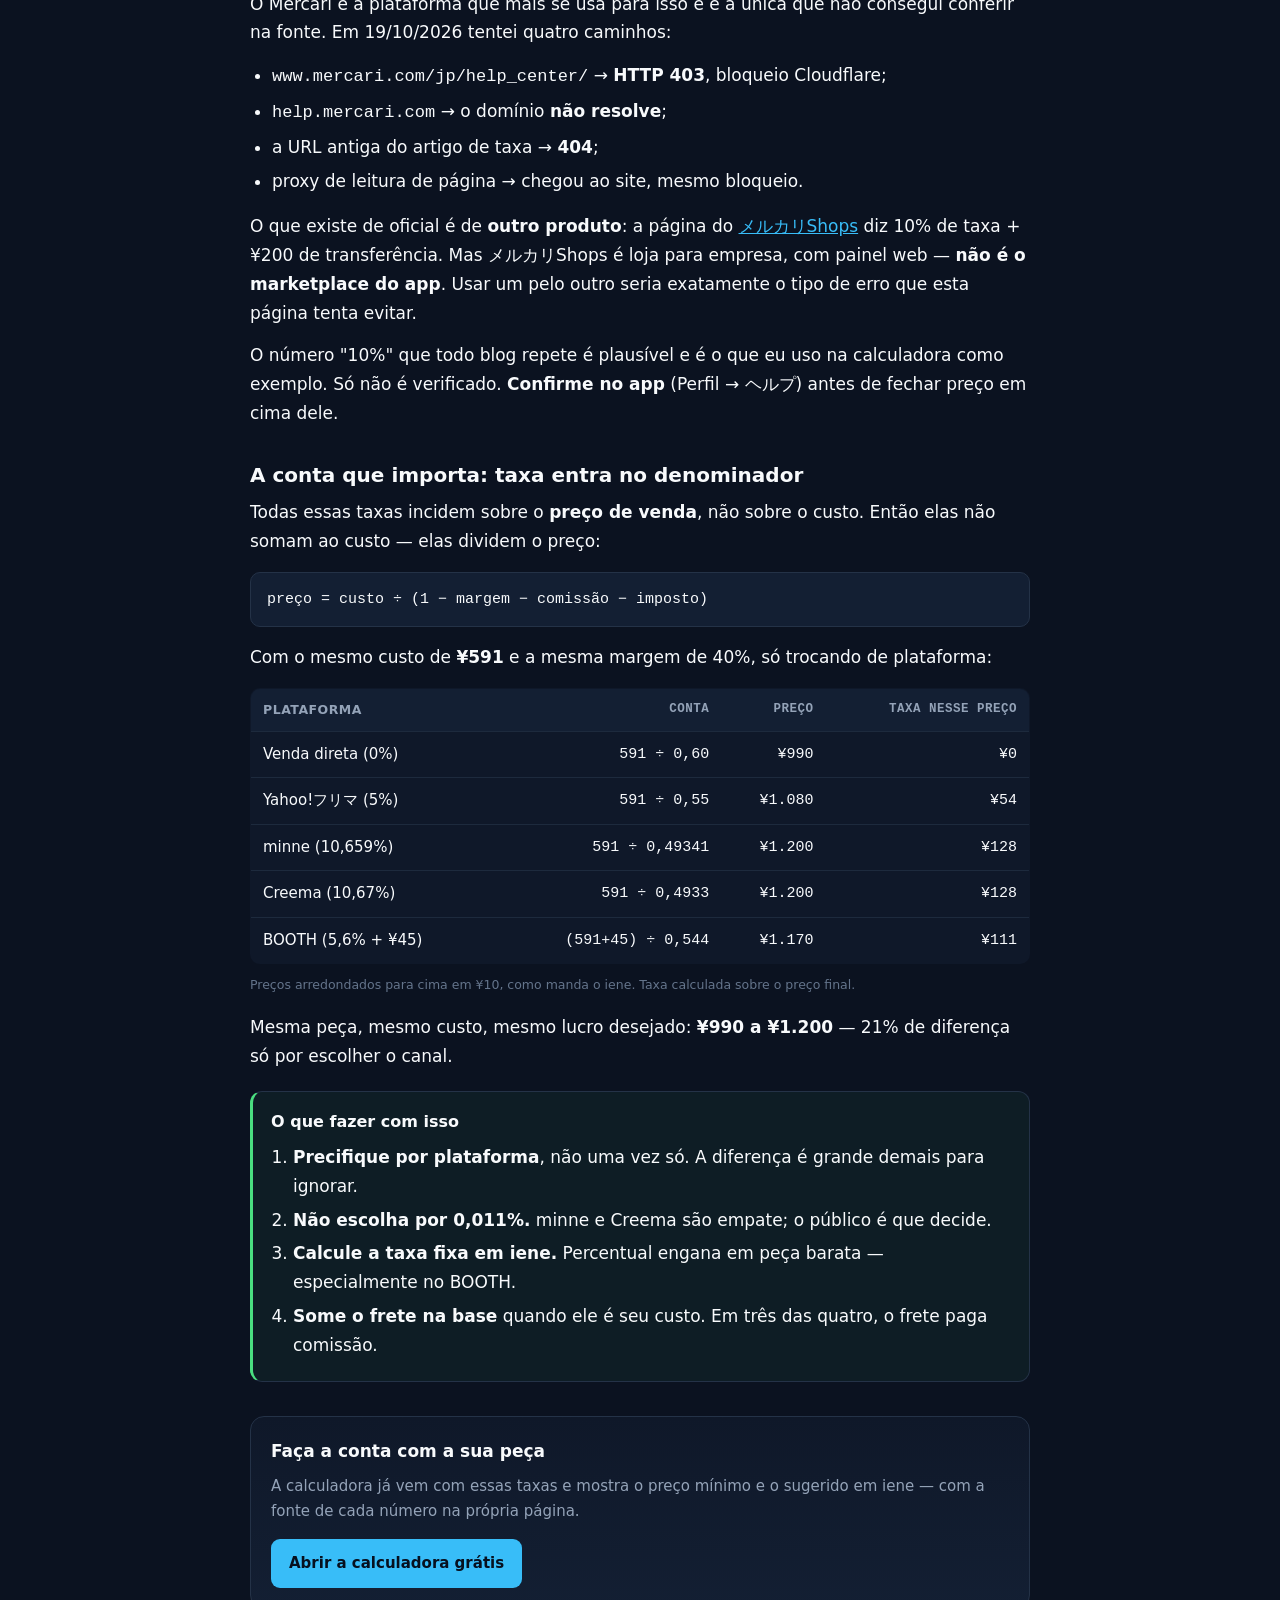
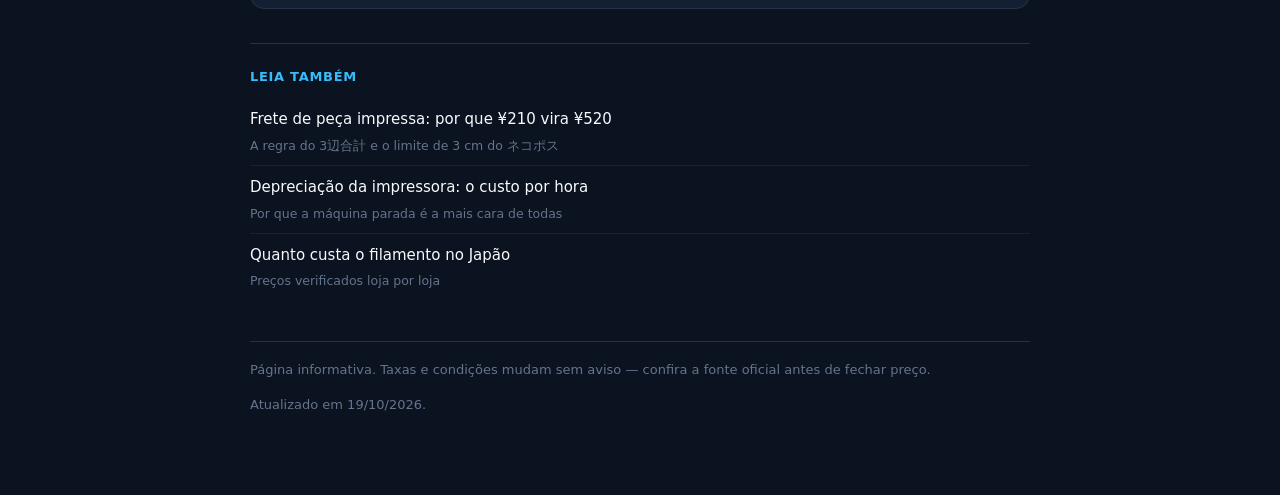
<file: guia/taxas-de-venda.html>
<!doctype html>
<html lang="pt-BR">
<head>
<meta charset="utf-8">
<meta name="viewport" content="width=device-width, initial-scale=1">
<title>Taxas de venda no Japão: minne, Creema, Yahoo!フリマ e BOOTH (verificado)</title>
<meta name="description" content="As taxas reais das plataformas de venda no Japão, conferidas na fonte oficial: minne 10,659%, Creema 10,67%, Yahoo!フリマ 5%, BOOTH 5,6% + ¥45. Inclui a base de cálculo e o que muda no seu preço.">
<meta name="robots" content="index,follow">
<link rel="canonical" href="https://maicontsuda.github.io/calculadora-3d/guia/taxas-de-venda.html">
<meta property="og:title" content="Taxas de venda no Japão: o que está conferido na fonte">
<meta property="og:description" content="minne não é 10% — é 10,659%, e incide sobre o frete. Comparação das quatro plataformas com fonte oficial.">
<meta property="og:type" content="article">
<link rel="stylesheet" href="../assets/estilo.css">
</head>
<body>

<div class="topbar"><div class="inner">
  <a href="../index.html">← Calculadora de precificação</a>
  <span class="brand">custos de impressão 3D no Japão</span>
</div></div>

<main class="doc">
  <p class="crumb"><a href="../index.html">Calculadora</a> · guia</p>
  <h1>As taxas de venda no Japão, conferidas na fonte</h1>
  <p class="lead">A taxa da minne não é 10%. É <strong>10,659%</strong> — e incide sobre o frete. O Yahoo!フリマ não é 10%: é <strong>5%</strong>. E o BOOTH cobra <strong>¥45 por venda</strong>, que não aparece em nenhuma comparação de percentual.</p>
  <p class="meta">Atualizado em 19/10/2026 · leitura de 6 min · números conferidos nas páginas oficiais de cada plataforma</p>

  <p>Quase todo guia repete "a comissão é 10%" para todas as plataformas. Isso erra em três das quatro que eu consegui conferir — e erra justamente na conta que decide se a peça dá lucro.</p>

  <div class="box warn">
    <h3>Por que esta página existe</h3>
    <p>Número sem fonte não entra. Cada taxa abaixo foi lida na página de ajuda oficial da própria plataforma, com o link ao lado. As duas exceções estão marcadas: <strong>Mercari</strong>, cuja central de ajuda bloqueia acesso automático, e a <strong>base de cálculo do Yahoo!フリマ</strong>, que o comunicado oficial não detalha.</p>
  </div>

  <h2>A tabela</h2>

  <table>
    <thead><tr>
      <th>Plataforma</th><th class="num">Taxa</th><th>Base de cálculo</th><th class="num">Taxa fixa</th>
    </tr></thead>
    <tbody>
      <tr><td><strong>minne</strong> <span class="tag ok">oficial</span></td><td class="num">10,659%</td><td>obra + opções + <strong>frete</strong></td><td class="num">+¥220 / transferência</td></tr>
      <tr><td><strong>Creema</strong> <span class="tag ok">oficial</span></td><td class="num">10,67%</td><td>obra + opções + embrulho + <strong>frete</strong></td><td class="num">—</td></tr>
      <tr><td><strong>Yahoo!フリマ</strong> <span class="tag ok">oficial</span></td><td class="num">5%</td><td>não detalhada no comunicado</td><td class="num">—</td></tr>
      <tr><td><strong>BOOTH</strong> <span class="tag ok">oficial</span></td><td class="num">5,6%</td><td>preço + <strong>frete</strong> (envio de casa)</td><td class="num">+¥45 / venda</td></tr>
      <tr><td><strong>Mercari</strong> <span class="tag no">não verificado</span></td><td class="num">10%?</td><td>—</td><td class="num">—</td></tr>
    </tbody>
  </table>

  <p><strong>Duas conclusões que mudam a decisão:</strong></p>
  <ol>
    <li><strong>Três das quatro cobram comissão sobre o frete.</strong> Oferecer "frete grátis" não custa só o frete: custa o frete <em>mais</em> a comissão sobre ele.</li>
    <li><strong>A diferença entre 5% e 10,67% é mais que o dobro.</strong> Numa peça de ¥1.190, são ¥60 contra ¥127 — por venda, o ano inteiro.</li>
  </ol>

  <h2>minne — 10,659%, e incide sobre o frete</h2>
  <p>Fonte: <a href="https://help.minne.com/hc/ja/articles/10456545234451" target="_blank" rel="noopener">help.minne.com — 販売手数料の計算について</a>.</p>
  <div class="formula">(obra + opções + frete) × <b>10,659%</b>, arredondado para baixo</div>
  <p>Os detalhes que quase ninguém sabe, todos na mesma página oficial:</p>
  <ul>
    <li><strong>10,659%, não 10%</strong> — é 6,6% mais taxa do que a conta de cabeça.</li>
    <li><strong>O frete entra na base.</strong> Cobrar frete não é neutro.</li>
    <li><strong>É por pedido</strong>, não sobre o total do mês.</li>
    <li><strong>Arredonda para baixo</strong> (小数点以下切り捨て) — a única das quatro que arredonda a favor do vendedor.</li>
    <li><strong>+¥220 de transferência</strong> por remessa, à parte.</li>
    <li><strong>Abaixo de ¥1.000 não paga</strong>: o valor é 繰り越し (carregado) para o mês seguinte.</li>
    <li><strong>minne PLUS</strong>, o plano pago, baixa para até 10,45%.</li>
  </ul>

  <h2>Creema — 10,67%</h2>
  <p>Fonte: <a href="https://www.creema.jp/page/creator/getting-started" target="_blank" rel="noopener">creema.jp — 出店プランについて</a>.</p>
  <table>
    <thead><tr><th>Tipo</th><th class="num">Taxa</th><th>Base</th></tr></thead>
    <tbody>
      <tr><td>Obras e materiais</td><td class="num">10,67%</td><td>決済総額 (obra + opções + embrulho + frete)</td></tr>
      <tr><td>Alimentação</td><td class="num">15,4%</td><td>o mesmo</td></tr>
      <tr><td>Vendas para Taiwan / Hong Kong</td><td class="num">21% + ¥42</td><td>o mesmo, com taxa fixa por transação</td></tr>
      <tr><td>Abertura de loja e listagem</td><td class="num">¥0</td><td>—</td></tr>
    </tbody>
  </table>
  <p><strong>Creema e minne são empate técnico:</strong> 10,67% contra 10,659% — diferença de ¥0,13 numa venda de ¥1.190. A decisão entre as duas não é financeira, é de público. O que <em>não</em> é empate é o frete: nas duas ele está na base.</p>

  <h2>Yahoo!フリマ — 5%, não 10%</h2>
  <p>Fonte: <a href="https://www.lycorp.co.jp/ja/news/release/020426/" target="_blank" rel="noopener">comunicado oficial da LINEヤフー, de 19/05/2026</a>.</p>
  <blockquote style="margin:0 0 16px;padding:0 0 0 16px;border-left:2px solid var(--line);color:var(--dim)">
    「…通常通り販売手数料は業界最安値（※5）の<strong>5％</strong>で利用できます。」<br>
    <span style="font-size:14px">(…tsūjō-dōri hanbai tesūryō wa gyōkai saiyasune no <strong>5%</strong> de riyō dekimasu)<br>
    = a taxa normal de venda é de <strong>5%</strong>.)</span>
  </blockquote>
  <p>Além dos 5%, existe uma campanha real, também no comunicado: quem fizer a <strong>primeira listagem e vender 3 itens em até 30 dias</strong> ganha <strong>90 dias de taxa zero, até 50 itens</strong>. Depois disso — ou estourando os 50 — volta ao normal de 5%.</p>
  <p>Isso é mais do que "um desconto": para quem está começando, os primeiros três meses podem ser a plataforma mais barata de todas, sem comissão nenhuma.</p>

  <h2>BOOTH — 5,6% + ¥45</h2>
  <p>Fonte: <a href="https://booth.pixiv.help/hc/ja/articles/115004576874" target="_blank" rel="noopener">BOOTHヘルプセンター — 売上にかかるサービス利用料が知りたい</a>.</p>
  <table>
    <thead><tr><th>Tipo de produto</th><th>Fórmula</th></tr></thead>
    <tbody>
      <tr><td>Enviado de casa (自宅から発送)</td><td><strong>(preço + frete) × 5,6% + ¥45</strong></td></tr>
      <tr><td>Download</td><td>preço × 5,6% + ¥45</td></tr>
      <tr><td>Enviado do armazém (倉庫から発送)</td><td>preço × 5,6% + ¥45 (mais taxa de armazém)</td></tr>
    </tbody>
  </table>
  <p>Os ¥45 são <strong>por venda</strong>, não por mês, e o arredondamento é <strong>para cima</strong>. Numa peça de ¥1.190, o percentual dá ¥67 e a taxa fixa leva para ¥112 — ou seja, <strong>9,4% efetivos</strong>, não 5,6%. Numa peça de ¥300, os mesmos ¥45 fazem a taxa efetiva passar de <strong>20%</strong>.</p>

  <div class="box hi">
    <h3>A taxa fixa é o que separa "5,6%" de "9,4%"</h3>
    <p>Comparar só percentual é o erro clássico. O BOOTH parece a metade da minne — e é, em peça caro. Em peça barata, a taxa fixa come a vantagem e passa. <strong>Sempre calcule em iene, na sua faixa de preço.</strong></p>
  </div>

  <h2>Mercari — por que não está aqui com número</h2>
  <p>O Mercari é a plataforma que mais se usa para isso e é a única que não consegui conferir na fonte. Em 19/10/2026 tentei quatro caminhos:</p>
  <ul>
    <li><code>www.mercari.com/jp/help_center/</code> → <strong>HTTP 403</strong>, bloqueio Cloudflare;</li>
    <li><code>help.mercari.com</code> → o domínio <strong>não resolve</strong>;</li>
    <li>a URL antiga do artigo de taxa → <strong>404</strong>;</li>
    <li>proxy de leitura de página → chegou ao site, mesmo bloqueio.</li>
  </ul>
  <p>O que existe de oficial é de <strong>outro produto</strong>: a página do <a href="https://support.mercari-shops.com/hc/ja/articles/900005534186" target="_blank" rel="noopener">メルカリShops</a> diz 10% de taxa + ¥200 de transferência. Mas メルカリShops é loja para empresa, com painel web — <strong>não é o marketplace do app</strong>. Usar um pelo outro seria exatamente o tipo de erro que esta página tenta evitar.</p>
  <p>O número "10%" que todo blog repete é plausível e é o que eu uso na calculadora como exemplo. Só não é verificado. <strong>Confirme no app</strong> (Perfil → ヘルプ) antes de fechar preço em cima dele.</p>

  <h2>A conta que importa: taxa entra no denominador</h2>
  <p>Todas essas taxas incidem sobre o <strong>preço de venda</strong>, não sobre o custo. Então elas não somam ao custo — elas dividem o preço:</p>
  <div class="formula">preço = custo ÷ (1 − margem − comissão − imposto)</div>
  <p>Com o mesmo custo de <strong>¥591</strong> e a mesma margem de 40%, só trocando de plataforma:</p>
  <table>
    <thead><tr><th>Plataforma</th><th class="num">Conta</th><th class="num">Preço</th><th class="num">Taxa nesse preço</th></tr></thead>
    <tbody>
      <tr><td>Venda direta (0%)</td><td class="num">591 ÷ 0,60</td><td class="num">¥990</td><td class="num">¥0</td></tr>
      <tr><td>Yahoo!フリマ (5%)</td><td class="num">591 ÷ 0,55</td><td class="num">¥1.080</td><td class="num">¥54</td></tr>
      <tr><td>minne (10,659%)</td><td class="num">591 ÷ 0,49341</td><td class="num">¥1.200</td><td class="num">¥128</td></tr>
      <tr><td>Creema (10,67%)</td><td class="num">591 ÷ 0,4933</td><td class="num">¥1.200</td><td class="num">¥128</td></tr>
      <tr><td>BOOTH (5,6% + ¥45)</td><td class="num">(591+45) ÷ 0,544</td><td class="num">¥1.170</td><td class="num">¥111</td></tr>
    </tbody>
  </table>
  <p class="src">Preços arredondados para cima em ¥10, como manda o iene. Taxa calculada sobre o preço final.</p>
  <p>Mesma peça, mesmo custo, mesmo lucro desejado: <strong>¥990 a ¥1.200</strong> — 21% de diferença só por escolher o canal.</p>

  <div class="box ok">
    <h3>O que fazer com isso</h3>
    <ol>
      <li><strong>Precifique por plataforma</strong>, não uma vez só. A diferença é grande demais para ignorar.</li>
      <li><strong>Não escolha por 0,011%.</strong> minne e Creema são empate; o público é que decide.</li>
      <li><strong>Calcule a taxa fixa em iene.</strong> Percentual engana em peça barata — especialmente no BOOTH.</li>
      <li><strong>Some o frete na base</strong> quando ele é seu custo. Em três das quatro, o frete paga comissão.</li>
    </ol>
  </div>

  <div class="cta">
    <h3>Faça a conta com a sua peça</h3>
    <p>A calculadora já vem com essas taxas e mostra o preço mínimo e o sugerido em iene — com a fonte de cada número na própria página.</p>
    <a class="btn" href="../index.html">Abrir a calculadora grátis</a>
  </div>

  <div class="mais">
    <h3>Leia também</h3>
    <a href="frete-de-peca-impressa.html">Frete de peça impressa: por que ¥210 vira ¥520 <span>A regra do 3辺合計 e o limite de 3 cm do ネコポス</span></a>
    <a href="depreciacao-da-impressora.html">Depreciação da impressora: o custo por hora <span>Por que a máquina parada é a mais cara de todas</span></a>
    <a href="filamento-no-japao.html">Quanto custa o filamento no Japão <span>Preços verificados loja por loja</span></a>
  </div>

  <footer>
    <p>Página informativa. Taxas e condições mudam sem aviso — confira a fonte oficial antes de fechar preço.</p>
    <p>Atualizado em 19/10/2026.</p>
  </footer>
</main>
</body>
</html>
</file>
<file: assets/estilo.css>
/* Estilo compartilhado das páginas-guia de maicontsuda.github.io/calculadora-3d */
:root{
  --bg:#0b1220; --card:#0f1829; --card2:#131f33; --line:#243247;
  --txt:#f8fafc; --dim:#94a3b8; --dim2:#64748b;
  --accent:#38bdf8; --ok:#4ade80; --warn:#fbbf24; --bad:#f87171;
  --mono:ui-monospace,"Cascadia Mono",Consolas,monospace;
}
*{box-sizing:border-box}
html{-webkit-text-size-adjust:100%}
body{margin:0;background:var(--bg);color:var(--txt);
  font:17px/1.7 system-ui,-apple-system,"Segoe UI",Roboto,sans-serif}
a{color:var(--accent)}
.topbar{border-bottom:1px solid var(--line);background:rgba(11,18,32,.9)}
.topbar .inner{max-width:820px;margin:0 auto;padding:12px 20px;display:flex;
  justify-content:space-between;align-items:center;gap:14px;font-size:14px}
.topbar a{text-decoration:none}
.topbar .brand{color:var(--dim2);font-size:13px}
.doc{max-width:820px;margin:0 auto;padding:30px 20px 70px}
.crumb{font-size:13px;color:var(--dim2);margin:0 0 14px}
.crumb a{color:var(--dim);text-decoration:none}
h1{font-size:28px;line-height:1.25;letter-spacing:.1px;margin:0 0 12px}
.lead{font-size:17.5px;color:var(--dim);margin:0 0 8px;line-height:1.6}
.meta{font-size:13px;color:var(--dim2);margin:0 0 26px;padding-bottom:18px;
  border-bottom:1px solid var(--line)}
h2{font-size:20px;line-height:1.3;margin:34px 0 10px}
h3{font-size:16px;margin:24px 0 8px;color:var(--txt)}
p{margin:0 0 14px}
ul,ol{margin:0 0 16px;padding-left:22px}
li{margin:5px 0}
strong,b{color:var(--txt);font-weight:650}
.jp{font-size:15.5px}
.mono{font-family:var(--mono);font-size:14.5px;background:var(--card2);
  padding:1px 6px;border-radius:5px;border:1px solid var(--line)}
table{width:100%;border-collapse:collapse;margin:16px 0 20px;font-size:15px;
  background:var(--card);border:1px solid var(--line);border-radius:10px;overflow:hidden}
th,td{text-align:left;padding:10px 12px;border-bottom:1px solid rgba(36,50,71,.7);vertical-align:top}
th{background:var(--card2);color:var(--dim);font-size:12.5px;text-transform:uppercase;
  letter-spacing:.5px;font-weight:600}
tr:last-child td{border-bottom:0}
td.num,th.num{text-align:right;font-family:var(--mono);font-variant-numeric:tabular-nums}
.box{background:var(--card);border:1px solid var(--line);border-radius:12px;padding:16px 18px;margin:20px 0}
.box h3{margin:0 0 8px}
.box p:last-child,.box ul:last-child,.box ol:last-child{margin-bottom:0}
.box.hi{border-left:3px solid var(--accent)}
.box.warn{border-left:3px solid var(--warn);background:rgba(251,191,36,.05)}
.box.ok{border-left:3px solid var(--ok);background:rgba(74,222,128,.05)}
.formula{font-family:var(--mono);font-size:15px;background:var(--card2);
  border:1px solid var(--line);border-radius:10px;padding:14px 16px;margin:16px 0;overflow-x:auto}
.formula b{color:var(--ok)}
.src{font-size:12.5px;color:var(--dim2);margin:-8px 0 18px;line-height:1.5}
.src a{color:var(--dim)}
.tag{display:inline-block;font-size:11.5px;padding:1px 8px;border-radius:999px;
  border:1px solid var(--line);color:var(--dim2);vertical-align:middle;margin-left:4px}
.tag.ok{color:var(--ok);border-color:var(--ok)}
.tag.no{color:var(--warn);border-color:var(--warn)}
.cta{background:linear-gradient(180deg,#0f1829,#131f33);border:1px solid var(--line);
  border-radius:14px;padding:20px;margin:34px 0 0}
.cta h3{margin:0 0 8px;font-size:17px}
.cta p{font-size:15px;color:var(--dim);margin:0 0 14px}
.btn{display:inline-block;text-decoration:none;padding:12px 18px;border-radius:9px;
  font-weight:650;font-size:15px;background:var(--accent);color:#06101f}
.mais{margin:34px 0 0;padding-top:22px;border-top:1px solid var(--line)}
.mais h3{font-size:13px;text-transform:uppercase;letter-spacing:.7px;color:var(--accent);margin:0 0 10px}
.mais a{display:block;padding:9px 0;border-bottom:1px solid rgba(36,50,71,.5);
  color:var(--txt);text-decoration:none;font-size:15px}
.mais a:last-child{border-bottom:0}
.mais a span{display:block;color:var(--dim2);font-size:12.5px;margin-top:2px}
footer{border-top:1px solid var(--line);margin-top:40px;padding-top:18px;
  font-size:13px;color:var(--dim2);line-height:1.6}
footer a{color:var(--dim)}
@media(max-width:520px){
  body{font-size:16px}
  h1{font-size:23px}
  h2{font-size:18px}
  .lead{font-size:16px}
  th,td{padding:8px 9px;font-size:14px}
  .doc{padding:22px 16px 60px}
}
</file>
